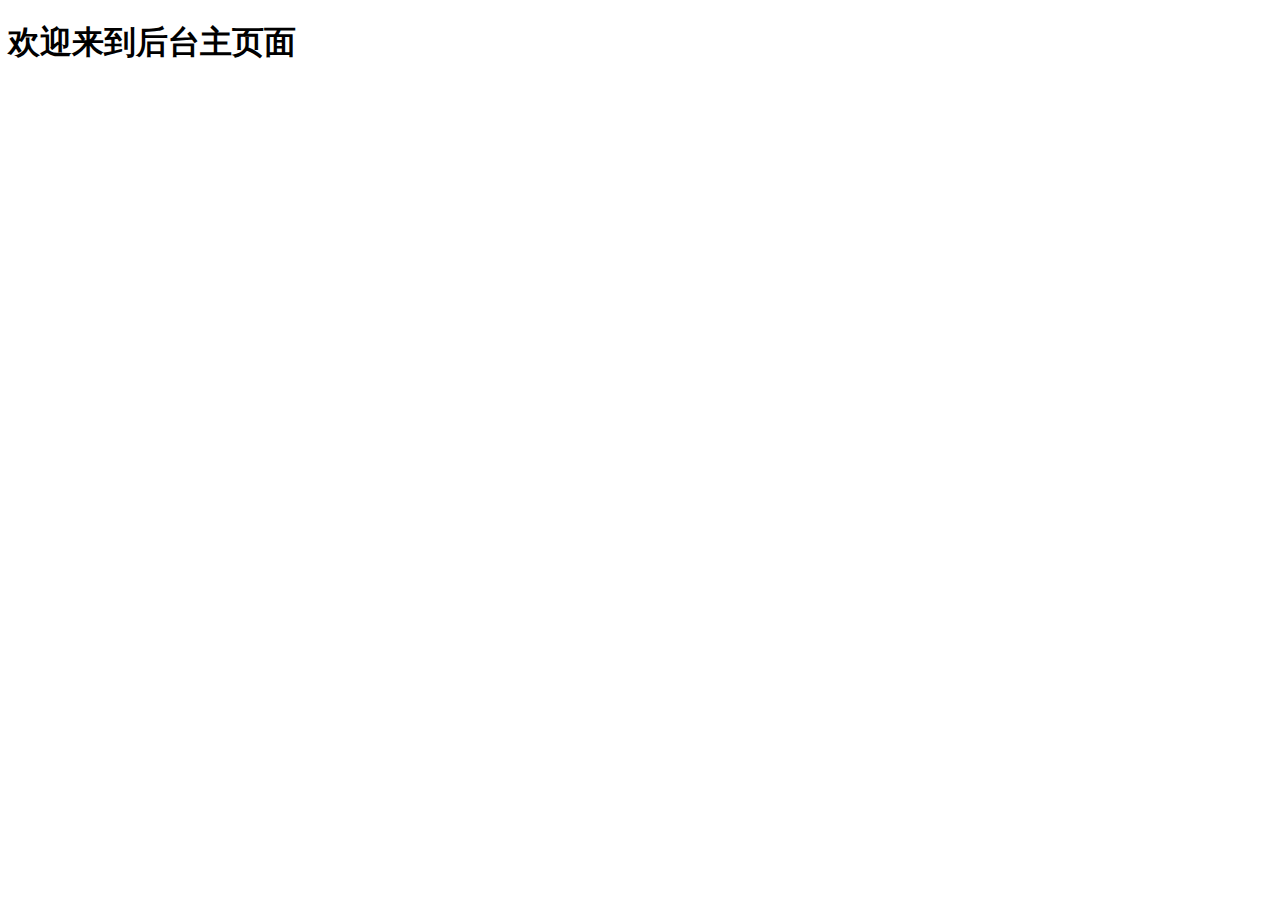
<file: index.html>
<!DOCTYPE html>
<html lang="en">

<head>
    <meta charset="UTF-8">
    <meta name="viewport" content="width=device-width, initial-scale=1.0">
    <title>大事件-后台首页</title>
</head>

<body>
    <h1>欢迎来到后台主页面</h1>
</body>

</html>
</file>
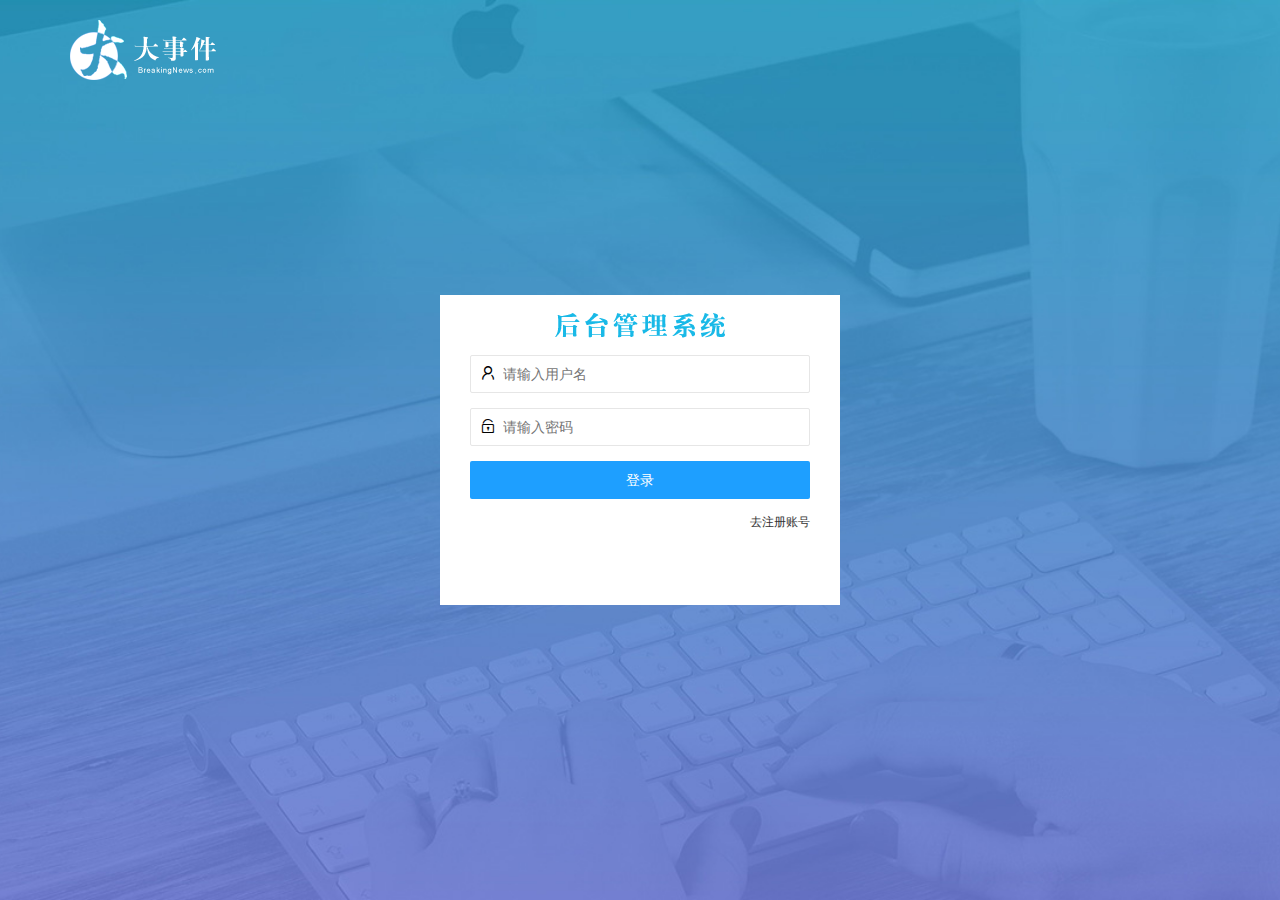
<file: login.html>
<!DOCTYPE html>
<html lang="en">

<head>
    <meta charset="UTF-8">
    <meta name="viewport" content="width=device-width, initial-scale=1.0">
    <title>大事件-登录/注册页面</title>
    <!-- 引入layui样式 -->
    <link rel="stylesheet" href="/assets/lib/layui/css/layui.css">
    <!-- 引入自己的css样式 -->
    <link rel="stylesheet" href="/assets/css/login.css">
</head>

<body>
    <!-- 顶部Logo部分 -->
    <div class="layui-main">
        <img src="/assets/images/logo.png" alt="">
    </div>
    <!-- 登录注册区域 -->
    <div class="loginAndRegBox">
        <!-- 登录注册标题 -->
        <div class="title-box"></div>
        <!-- 登录的div -->
        <div class="login-box">
            <!-- 登录的表单 -->
            <form class="layui-form" id="form_login">
                <!-- 用户名 -->
                <div class="layui-form-item">
                    <i class="layui-icon layui-icon-username"></i>
                    <input type="text" name="username" required lay-verify="required" placeholder="请输入用户名"
                        autocomplete="off" class="layui-input">
                </div>
                <!-- 密码 -->
                <div class="layui-form-item">
                    <i class="layui-icon layui-icon-password"></i>
                    <input type="password" name="password" required lay-verify="required|pwd" placeholder="请输入密码"
                        autocomplete="off" class="layui-input">
                </div>
                <!-- 登录按钮 -->
                <div class="layui-form-item">
                    <!-- 注意：表单提交按钮和普通按钮的区别：就是lay-submit属性 -->
                    <button class="layui-btn layui-btn-fluid layui-btn-normal" lay-submit>登录</button>
                </div>
                <!-- 去注册账号 -->
                <div class="layui-form-item links">
                    <a href="javascript:;" id="link_reg">去注册账号</a>
                </div>
            </form>
        </div>
        <!-- 注册的div -->
        <div class="reg-box" style=" display: none;">
            <!-- 注册的表单 -->
            <form class="layui-form" id="form_reg">
                <!-- 用户名 -->
                <div class="layui-form-item">
                    <i class="layui-icon layui-icon-username"></i>
                    <input type="text" name="username" required lay-verify="required" placeholder="请输入用户名"
                        autocomplete="off" class="layui-input">
                </div>
                <!-- 密码 -->
                <div class="layui-form-item">
                    <i class="layui-icon layui-icon-password"></i>
                    <input type="password" name="password" required lay-verify="required|pwd" placeholder="请输入密码"
                        autocomplete="off" class="layui-input">
                </div>
                <!-- 密码确认框 -->
                <div class="layui-form-item">
                    <i class="layui-icon layui-icon-password"></i>
                    <input type="password" name="repassword" required lay-verify="required|pwd|repwd" placeholder="再次确认密码"
                        autocomplete="off" class="layui-input">
                </div>
                <!-- 注册按钮 -->
                <div class="layui-form-item">
                    <!-- 注意：表单提交按钮和普通按钮的区别：就是lay-submit属性 -->
                    <button class="layui-btn layui-btn-fluid layui-btn-normal" lay-submit>注册</button>
                </div>
                <!-- 去注册账号 -->
                <div class="layui-form-item links">
                    <a href="javascript:;" id="link_login">去登录</a>
                </div>
            </form>

        </div>
    </div>
    <!-- 引入layui的js文件 -->
    <script src="/assets/lib/layui/layui.all.js"></script>
    <!-- 引入jQuery文件 -->
    <script src="/assets/lib/jquery.js"></script>
    <!-- 引入自己封装的baseAPI.js文件 -->
    <script src="/assets/js/baseAPI.js"></script>
    <!-- 引入自己的js样式 -->
    <script src="/assets/js/login.js"></script>
</body>

</html>
</file>
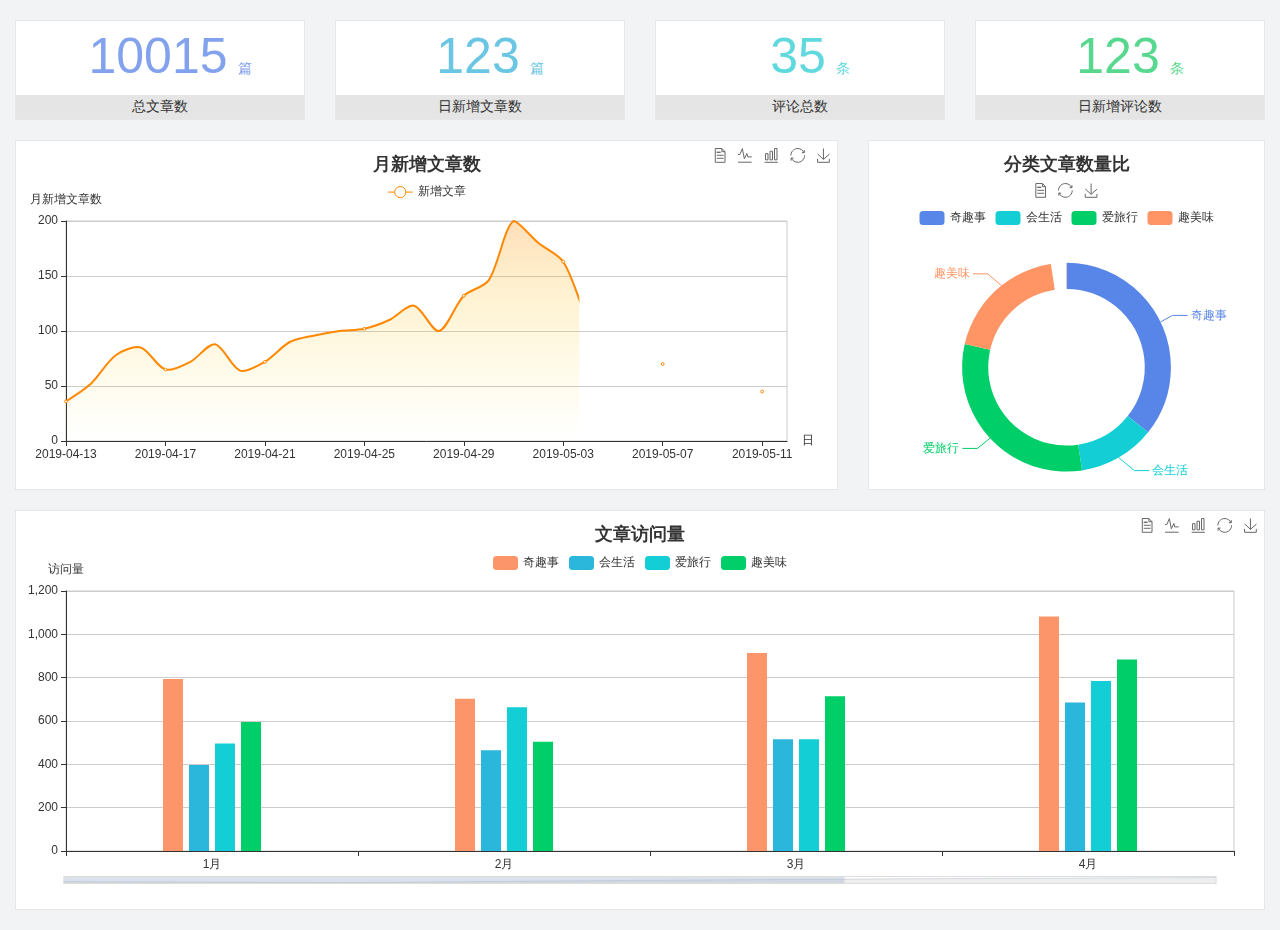
<file: home/dashboard.html>
<!DOCTYPE html>
<html lang="en">

<head>
  <meta charset="UTF-8">
  <meta name="viewport" content="width=device-width, initial-scale=1.0">
  <meta http-equiv="X-UA-Compatible" content="ie=edge">
  <title>图表统计</title>
  <link rel="stylesheet" href="../assets/lib/bootstrap.css" />
  <link rel="stylesheet" href="../assets/lib/main.css" />
  <script src="../assets/lib/jquery.js"></script>
  <script type="text/javascript" src="../assets/lib/echarts.min.js"></script>
</head>

<body>
  <div class="container-fluid">
    <div class="row spannel_list">
      <div class="col-sm-3 col-xs-6">
        <div class="spannel">
          <em>10015</em><span>篇</span>
          <b>总文章数</b>
        </div>
      </div>
      <div class="col-sm-3 col-xs-6">
        <div class="spannel scolor01">
          <em>123</em><span>篇</span>
          <b>日新增文章数</b>
        </div>
      </div>
      <div class="col-sm-3 col-xs-6">
        <div class="spannel scolor02">
          <em>35</em><span>条</span>
          <b>评论总数</b>
        </div>
      </div>
      <div class="col-sm-3 col-xs-6">
        <div class="spannel scolor03">
          <em>123</em><span>条</span>
          <b>日新增评论数</b>
        </div>
      </div>
    </div>
  </div>

  <div class="container-fluid">
    <div class="row curve-pie">
      <div class="col-lg-8 col-md-8">
        <div class="gragh_pannel" id="curve_show"></div>
      </div>
      <div class="col-lg-4 col-md-4">
        <div class="gragh_pannel" id="pie_show"></div>
      </div>
    </div>
  </div>

  <div class="container-fluid">
    <div class="column_pannel" id="column_show"></div>
  </div>

  <script>
    var oChart = echarts.init(document.getElementById('curve_show'));
    var aList_all = [
      { 'count': 36, 'date': '2019-04-13' },
      { 'count': 52, 'date': '2019-04-14' },
      { 'count': 78, 'date': '2019-04-15' },
      { 'count': 85, 'date': '2019-04-16' },
      { 'count': 65, 'date': '2019-04-17' },
      { 'count': 72, 'date': '2019-04-18' },
      { 'count': 88, 'date': '2019-04-19' },
      { 'count': 64, 'date': '2019-04-20' },
      { 'count': 72, 'date': '2019-04-21' },
      { 'count': 90, 'date': '2019-04-22' },
      { 'count': 96, 'date': '2019-04-23' },
      { 'count': 100, 'date': '2019-04-24' },
      { 'count': 102, 'date': '2019-04-25' },
      { 'count': 110, 'date': '2019-04-26' },
      { 'count': 123, 'date': '2019-04-27' },
      { 'count': 100, 'date': '2019-04-28' },
      { 'count': 132, 'date': '2019-04-29' },
      { 'count': 146, 'date': '2019-04-30' },
      { 'count': 200, 'date': '2019-05-01' },
      { 'count': 180, 'date': '2019-05-02' },
      { 'count': 163, 'date': '2019-05-03' },
      { 'count': 110, 'date': '2019-05-04' },
      { 'count': 80, 'date': '2019-05-05' },
      { 'count': 82, 'date': '2019-05-06' },
      { 'count': 70, 'date': '2019-05-07' },
      { 'count': 65, 'date': '2019-05-08' },
      { 'count': 54, 'date': '2019-05-09' },
      { 'count': 40, 'date': '2019-05-10' },
      { 'count': 45, 'date': '2019-05-11' },
      { 'count': 38, 'date': '2019-05-12' },
    ];

    let aCount = [];
    let aDate = [];

    for (var i = 0; i < aList_all.length; i++) {
      aCount.push(aList_all[i].count);
      aDate.push(aList_all[i].date);
    }

    var chartopt = {
      title: {
        text: '月新增文章数',
        left: 'center',
        top: '10'
      },
      tooltip: {
        trigger: 'axis'
      },
      legend: {
        data: ['新增文章'],
        top: '40'
      },
      toolbox: {
        show: true,
        feature: {
          mark: { show: true },
          dataView: { show: true, readOnly: false },
          magicType: { show: true, type: ['line', 'bar'] },
          restore: { show: true },
          saveAsImage: { show: true }
        }
      },
      calculable: true,
      xAxis: [
        {
          name: '日',
          type: 'category',
          boundaryGap: false,
          data: aDate
        }
      ],
      yAxis: [
        {
          name: '月新增文章数',
          type: 'value'
        }
      ],
      series: [
        {
          name: '新增文章',
          type: 'line',
          smooth: true,
          itemStyle: { normal: { areaStyle: { type: 'default' }, color: '#f80' }, lineStyle: { color: '#f80' } },
          data: aCount
        }],
      areaStyle: {
        normal: {
          color: new echarts.graphic.LinearGradient(0, 0, 0, 1, [{
            offset: 0,
            color: 'rgba(255,136,0,0.39)'
          }, {
            offset: .34,
            color: 'rgba(255,180,0,0.25)'
          }, {
            offset: 1,
            color: 'rgba(255,222,0,0.00)'
          }])

        }
      },
      grid: {
        show: true,
        x: 50,
        x2: 50,
        y: 80,
        height: 220
      }
    };

    oChart.setOption(chartopt);


    var oPie = echarts.init(document.getElementById('pie_show'));
    var oPieopt =
    {
      title: {
        top: 10,
        text: '分类文章数量比',
        x: 'center'
      },
      tooltip: {
        trigger: 'item',
        formatter: "{a} <br/>{b} : {c} ({d}%)"
      },
      color: ['#5885e8', '#13cfd5', '#00ce68', '#ff9565'],
      legend: {
        x: 'center',
        top: 65,
        data: ['奇趣事', '会生活', '爱旅行', '趣美味']
      },
      toolbox: {
        show: true,
        x: 'center',
        top: 35,
        feature: {
          mark: { show: true },
          dataView: { show: true, readOnly: false },
          magicType: {
            show: true,
            type: ['pie', 'funnel'],
            option: {
              funnel: {
                x: '25%',
                width: '50%',
                funnelAlign: 'left',
                max: 1548
              }
            }
          },
          restore: { show: true },
          saveAsImage: { show: true }
        }
      },
      calculable: true,
      series: [
        {
          name: '访问来源',
          type: 'pie',
          radius: ['45%', '60%'],
          center: ['50%', '65%'],
          data: [
            { value: 300, name: '奇趣事' },
            { value: 100, name: '会生活' },
            { value: 260, name: '爱旅行' },
            { value: 180, name: '趣美味' }
          ]
        }
      ]
    };
    oPie.setOption(oPieopt);



    var oColumn = this.echarts.init(document.getElementById('column_show'));
    var oColumnopt =
    {
      title: {
        text: '文章访问量',
        left: 'center',
        top: '10'
      },
      tooltip: {
        trigger: 'axis'
      },
      legend: {
        data: ['奇趣事', '会生活', '爱旅行', '趣美味'],
        top: '40'
      },
      toolbox: {
        show: true,
        feature: {
          mark: { show: true },
          dataView: { show: true, readOnly: false },
          magicType: { show: true, type: ['line', 'bar'] },
          restore: { show: true },
          saveAsImage: { show: true }
        }
      },
      calculable: true,
      xAxis: [
        {
          type: 'category',
          data: ['1月', '2月', '3月', '4月', '5月']
        }
      ],
      yAxis: [
        {
          name: '访问量',
          type: 'value'
        }
      ],
      series: [
        {
          name: '奇趣事',
          type: 'bar',
          barWidth: 20,
          itemStyle: {
            normal: { areaStyle: { type: 'default' }, color: '#fd956a' }
          },
          data: [800, 708, 920, 1090, 1200]
        },
        {
          name: '会生活',
          type: 'bar',
          barWidth: 20,
          itemStyle: {
            normal: { areaStyle: { type: 'default' }, color: '#2bb6db' }
          },
          data: [400, 468, 520, 690, 800]
        },
        {
          name: '爱旅行',
          type: 'bar',
          barWidth: 20,
          itemStyle: {
            normal: { areaStyle: { type: 'default' }, color: '#13cfd5' }
          },
          data: [500, 668, 520, 790, 900]
        },
        {
          name: '趣美味',
          type: 'bar',
          barWidth: 20,
          itemStyle: {
            normal: { areaStyle: { type: 'default' }, color: '#00ce68' }
          },
          data: [600, 508, 720, 890, 1000]
        }
      ],
      grid: {
        show: true,
        x: 50,
        x2: 30,
        y: 80,
        height: 260
      },
      dataZoom: [//给x轴设置滚动条
        {
          start: 0,//默认为0
          end: 100 - 1000 / 31,//默认为100
          type: 'slider',
          show: true,
          xAxisIndex: [0],
          handleSize: 0,//滑动条的 左右2个滑动条的大小
          height: 8,//组件高度
          left: 45, //左边的距离
          right: 50,//右边的距离
          bottom: 26,//右边的距离
          handleColor: '#ddd',//h滑动图标的颜色
          handleStyle: {
            borderColor: "#cacaca",
            borderWidth: "1",
            shadowBlur: 2,
            background: "#ddd",
            shadowColor: "#ddd",
          }
        }]
    };
    oColumn.setOption(oColumnopt);
  </script>
</body>

</html>
</file>
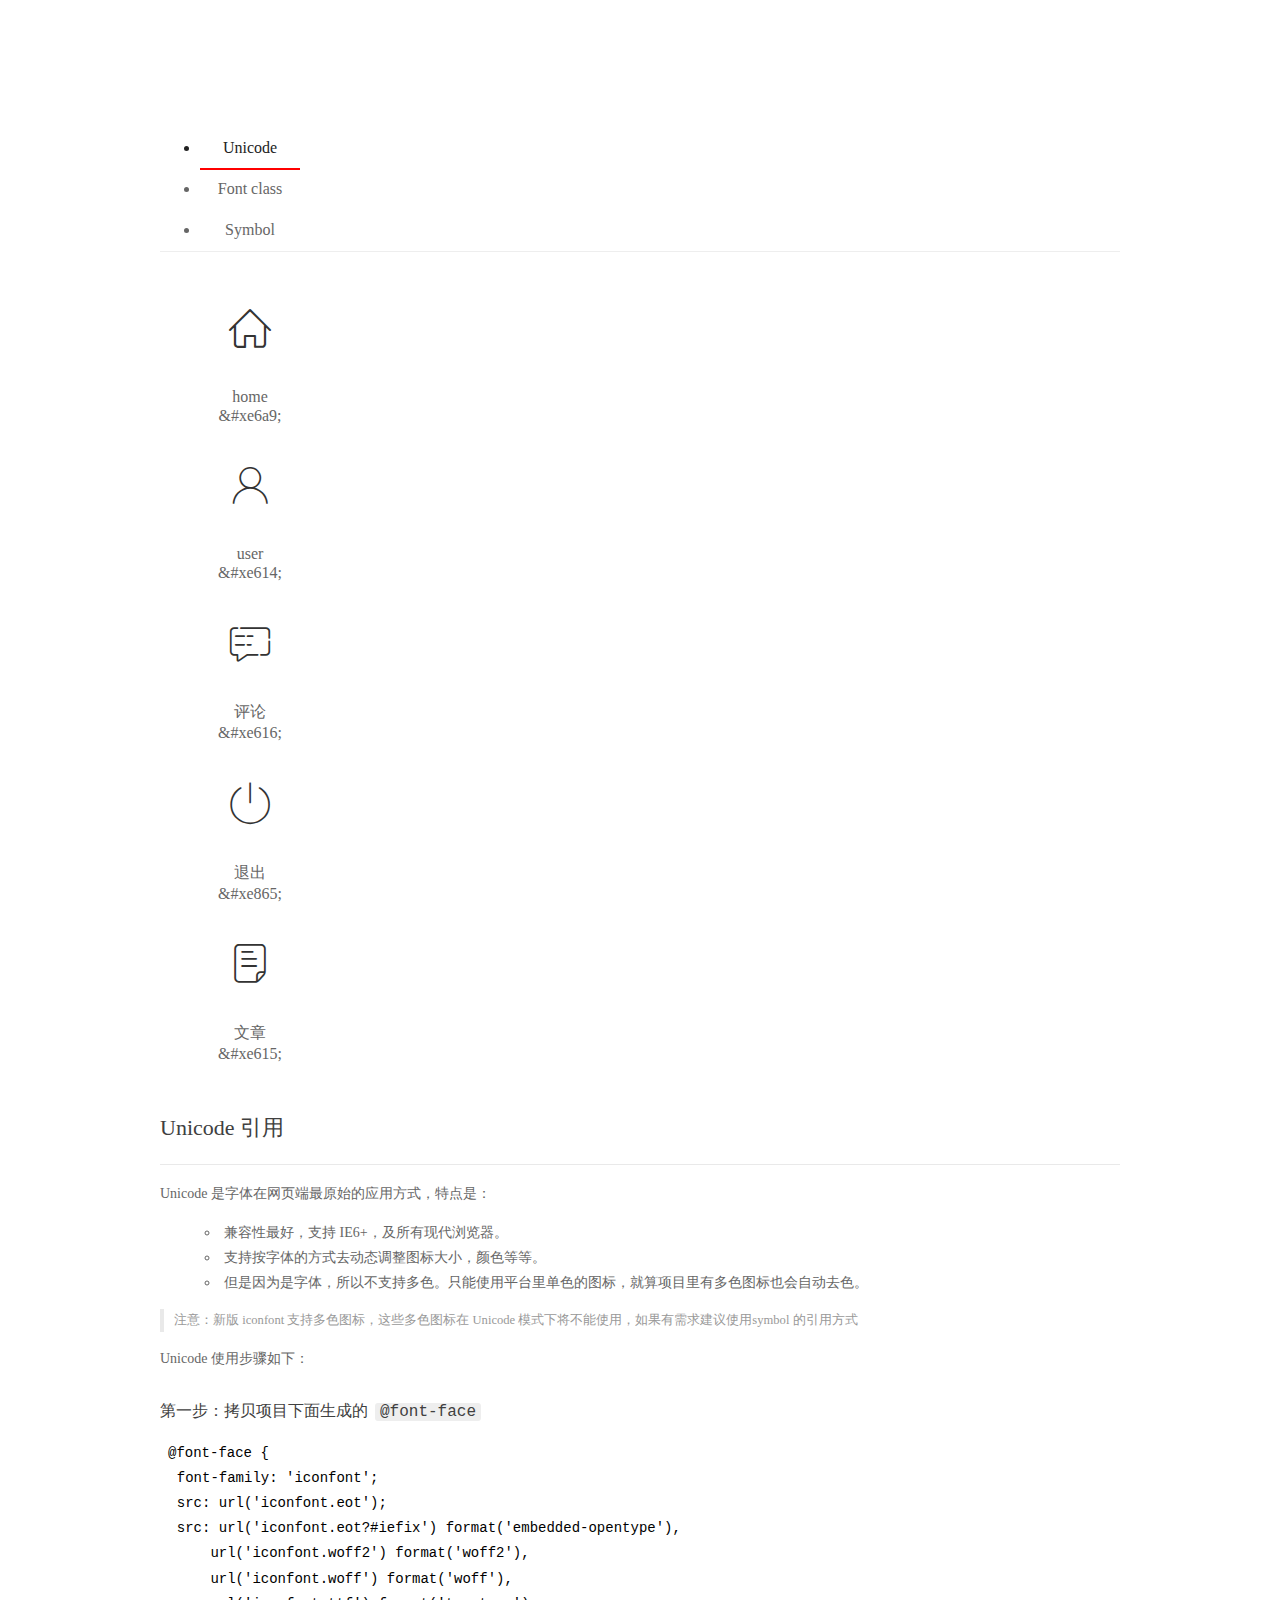
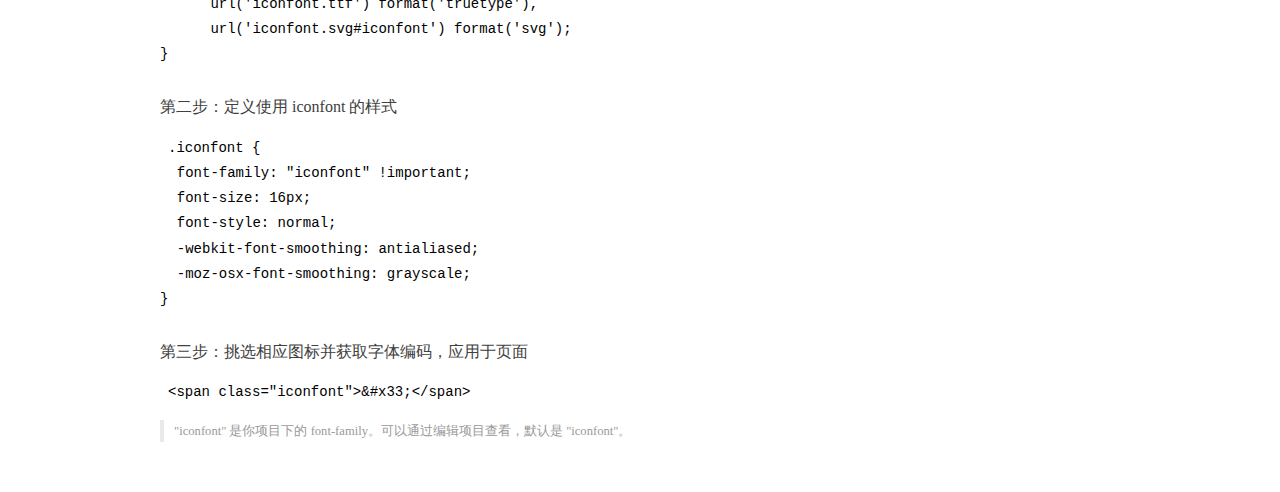
<file: assets/fonts/demo_index.html>
<!DOCTYPE html>
<html>
<head>
  <meta charset="utf-8"/>
  <title>IconFont Demo</title>
  <link rel="shortcut icon" href="https://gtms04.alicdn.com/tps/i4/TB1_oz6GVXXXXaFXpXXJDFnIXXX-64-64.ico" type="image/x-icon"/>
  <link rel="stylesheet" href="https://g.alicdn.com/thx/cube/1.3.2/cube.min.css">
  <link rel="stylesheet" href="demo.css">
  <link rel="stylesheet" href="iconfont.css">
  <script src="iconfont.js"></script>
  <!-- jQuery -->
  <script src="https://a1.alicdn.com/oss/uploads/2018/12/26/7bfddb60-08e8-11e9-9b04-53e73bb6408b.js"></script>
  <!-- 代码高亮 -->
  <script src="https://a1.alicdn.com/oss/uploads/2018/12/26/a3f714d0-08e6-11e9-8a15-ebf944d7534c.js"></script>
</head>
<body>
  <div class="main">
    <h1 class="logo"><a href="https://www.iconfont.cn/" title="iconfont 首页" target="_blank">&#xe86b;</a></h1>
    <div class="nav-tabs">
      <ul id="tabs" class="dib-box">
        <li class="dib active"><span>Unicode</span></li>
        <li class="dib"><span>Font class</span></li>
        <li class="dib"><span>Symbol</span></li>
      </ul>
      
    </div>
    <div class="tab-container">
      <div class="content unicode" style="display: block;">
          <ul class="icon_lists dib-box">
          
            <li class="dib">
              <span class="icon iconfont">&#xe6a9;</span>
                <div class="name">home</div>
                <div class="code-name">&amp;#xe6a9;</div>
              </li>
          
            <li class="dib">
              <span class="icon iconfont">&#xe614;</span>
                <div class="name">user</div>
                <div class="code-name">&amp;#xe614;</div>
              </li>
          
            <li class="dib">
              <span class="icon iconfont">&#xe616;</span>
                <div class="name">评论</div>
                <div class="code-name">&amp;#xe616;</div>
              </li>
          
            <li class="dib">
              <span class="icon iconfont">&#xe865;</span>
                <div class="name">退出</div>
                <div class="code-name">&amp;#xe865;</div>
              </li>
          
            <li class="dib">
              <span class="icon iconfont">&#xe615;</span>
                <div class="name">文章</div>
                <div class="code-name">&amp;#xe615;</div>
              </li>
          
          </ul>
          <div class="article markdown">
          <h2 id="unicode-">Unicode 引用</h2>
          <hr>

          <p>Unicode 是字体在网页端最原始的应用方式，特点是：</p>
          <ul>
            <li>兼容性最好，支持 IE6+，及所有现代浏览器。</li>
            <li>支持按字体的方式去动态调整图标大小，颜色等等。</li>
            <li>但是因为是字体，所以不支持多色。只能使用平台里单色的图标，就算项目里有多色图标也会自动去色。</li>
          </ul>
          <blockquote>
            <p>注意：新版 iconfont 支持多色图标，这些多色图标在 Unicode 模式下将不能使用，如果有需求建议使用symbol 的引用方式</p>
          </blockquote>
          <p>Unicode 使用步骤如下：</p>
          <h3 id="-font-face">第一步：拷贝项目下面生成的 <code>@font-face</code></h3>
<pre><code class="language-css"
>@font-face {
  font-family: 'iconfont';
  src: url('iconfont.eot');
  src: url('iconfont.eot?#iefix') format('embedded-opentype'),
      url('iconfont.woff2') format('woff2'),
      url('iconfont.woff') format('woff'),
      url('iconfont.ttf') format('truetype'),
      url('iconfont.svg#iconfont') format('svg');
}
</code></pre>
          <h3 id="-iconfont-">第二步：定义使用 iconfont 的样式</h3>
<pre><code class="language-css"
>.iconfont {
  font-family: "iconfont" !important;
  font-size: 16px;
  font-style: normal;
  -webkit-font-smoothing: antialiased;
  -moz-osx-font-smoothing: grayscale;
}
</code></pre>
          <h3 id="-">第三步：挑选相应图标并获取字体编码，应用于页面</h3>
<pre>
<code class="language-html"
>&lt;span class="iconfont"&gt;&amp;#x33;&lt;/span&gt;
</code></pre>
          <blockquote>
            <p>"iconfont" 是你项目下的 font-family。可以通过编辑项目查看，默认是 "iconfont"。</p>
          </blockquote>
          </div>
      </div>
      <div class="content font-class">
        <ul class="icon_lists dib-box">
          
          <li class="dib">
            <span class="icon iconfont icon-home"></span>
            <div class="name">
              home
            </div>
            <div class="code-name">.icon-home
            </div>
          </li>
          
          <li class="dib">
            <span class="icon iconfont icon-user"></span>
            <div class="name">
              user
            </div>
            <div class="code-name">.icon-user
            </div>
          </li>
          
          <li class="dib">
            <span class="icon iconfont icon-pinglun"></span>
            <div class="name">
              评论
            </div>
            <div class="code-name">.icon-pinglun
            </div>
          </li>
          
          <li class="dib">
            <span class="icon iconfont icon-tuichu"></span>
            <div class="name">
              退出
            </div>
            <div class="code-name">.icon-tuichu
            </div>
          </li>
          
          <li class="dib">
            <span class="icon iconfont icon-16"></span>
            <div class="name">
              文章
            </div>
            <div class="code-name">.icon-16
            </div>
          </li>
          
        </ul>
        <div class="article markdown">
        <h2 id="font-class-">font-class 引用</h2>
        <hr>

        <p>font-class 是 Unicode 使用方式的一种变种，主要是解决 Unicode 书写不直观，语意不明确的问题。</p>
        <p>与 Unicode 使用方式相比，具有如下特点：</p>
        <ul>
          <li>兼容性良好，支持 IE8+，及所有现代浏览器。</li>
          <li>相比于 Unicode 语意明确，书写更直观。可以很容易分辨这个 icon 是什么。</li>
          <li>因为使用 class 来定义图标，所以当要替换图标时，只需要修改 class 里面的 Unicode 引用。</li>
          <li>不过因为本质上还是使用的字体，所以多色图标还是不支持的。</li>
        </ul>
        <p>使用步骤如下：</p>
        <h3 id="-fontclass-">第一步：引入项目下面生成的 fontclass 代码：</h3>
<pre><code class="language-html">&lt;link rel="stylesheet" href="./iconfont.css"&gt;
</code></pre>
        <h3 id="-">第二步：挑选相应图标并获取类名，应用于页面：</h3>
<pre><code class="language-html">&lt;span class="iconfont icon-xxx"&gt;&lt;/span&gt;
</code></pre>
        <blockquote>
          <p>"
            iconfont" 是你项目下的 font-family。可以通过编辑项目查看，默认是 "iconfont"。</p>
        </blockquote>
      </div>
      </div>
      <div class="content symbol">
          <ul class="icon_lists dib-box">
          
            <li class="dib">
                <svg class="icon svg-icon" aria-hidden="true">
                  <use xlink:href="#icon-home"></use>
                </svg>
                <div class="name">home</div>
                <div class="code-name">#icon-home</div>
            </li>
          
            <li class="dib">
                <svg class="icon svg-icon" aria-hidden="true">
                  <use xlink:href="#icon-user"></use>
                </svg>
                <div class="name">user</div>
                <div class="code-name">#icon-user</div>
            </li>
          
            <li class="dib">
                <svg class="icon svg-icon" aria-hidden="true">
                  <use xlink:href="#icon-pinglun"></use>
                </svg>
                <div class="name">评论</div>
                <div class="code-name">#icon-pinglun</div>
            </li>
          
            <li class="dib">
                <svg class="icon svg-icon" aria-hidden="true">
                  <use xlink:href="#icon-tuichu"></use>
                </svg>
                <div class="name">退出</div>
                <div class="code-name">#icon-tuichu</div>
            </li>
          
            <li class="dib">
                <svg class="icon svg-icon" aria-hidden="true">
                  <use xlink:href="#icon-16"></use>
                </svg>
                <div class="name">文章</div>
                <div class="code-name">#icon-16</div>
            </li>
          
          </ul>
          <div class="article markdown">
          <h2 id="symbol-">Symbol 引用</h2>
          <hr>

          <p>这是一种全新的使用方式，应该说这才是未来的主流，也是平台目前推荐的用法。相关介绍可以参考这篇<a href="">文章</a>
            这种用法其实是做了一个 SVG 的集合，与另外两种相比具有如下特点：</p>
          <ul>
            <li>支持多色图标了，不再受单色限制。</li>
            <li>通过一些技巧，支持像字体那样，通过 <code>font-size</code>, <code>color</code> 来调整样式。</li>
            <li>兼容性较差，支持 IE9+，及现代浏览器。</li>
            <li>浏览器渲染 SVG 的性能一般，还不如 png。</li>
          </ul>
          <p>使用步骤如下：</p>
          <h3 id="-symbol-">第一步：引入项目下面生成的 symbol 代码：</h3>
<pre><code class="language-html">&lt;script src="./iconfont.js"&gt;&lt;/script&gt;
</code></pre>
          <h3 id="-css-">第二步：加入通用 CSS 代码（引入一次就行）：</h3>
<pre><code class="language-html">&lt;style&gt;
.icon {
  width: 1em;
  height: 1em;
  vertical-align: -0.15em;
  fill: currentColor;
  overflow: hidden;
}
&lt;/style&gt;
</code></pre>
          <h3 id="-">第三步：挑选相应图标并获取类名，应用于页面：</h3>
<pre><code class="language-html">&lt;svg class="icon" aria-hidden="true"&gt;
  &lt;use xlink:href="#icon-xxx"&gt;&lt;/use&gt;
&lt;/svg&gt;
</code></pre>
          </div>
      </div>

    </div>
  </div>
  <script>
  $(document).ready(function () {
      $('.tab-container .content:first').show()

      $('#tabs li').click(function (e) {
        var tabContent = $('.tab-container .content')
        var index = $(this).index()

        if ($(this).hasClass('active')) {
          return
        } else {
          $('#tabs li').removeClass('active')
          $(this).addClass('active')

          tabContent.hide().eq(index).fadeIn()
        }
      })
    })
  </script>
</body>
</html>
</file>
<file: assets/lib/layui/css/layui.css>
/** layui-v2.5.5 MIT License By https://www.layui.com */
 .layui-inline,img{display:inline-block;vertical-align:middle}h1,h2,h3,h4,h5,h6{font-weight:400}.layui-edge,.layui-header,.layui-inline,.layui-main{position:relative}.layui-body,.layui-edge,.layui-elip{overflow:hidden}.layui-btn,.layui-edge,.layui-inline,img{vertical-align:middle}.layui-btn,.layui-disabled,.layui-icon,.layui-unselect{-moz-user-select:none;-webkit-user-select:none;-ms-user-select:none}.layui-elip,.layui-form-checkbox span,.layui-form-pane .layui-form-label{text-overflow:ellipsis;white-space:nowrap}.layui-breadcrumb,.layui-tree-btnGroup{visibility:hidden}blockquote,body,button,dd,div,dl,dt,form,h1,h2,h3,h4,h5,h6,input,li,ol,p,pre,td,textarea,th,ul{margin:0;padding:0;-webkit-tap-highlight-color:rgba(0,0,0,0)}a:active,a:hover{outline:0}img{border:none}li{list-style:none}table{border-collapse:collapse;border-spacing:0}h4,h5,h6{font-size:100%}button,input,optgroup,option,select,textarea{font-family:inherit;font-size:inherit;font-style:inherit;font-weight:inherit;outline:0}pre{white-space:pre-wrap;white-space:-moz-pre-wrap;white-space:-pre-wrap;white-space:-o-pre-wrap;word-wrap:break-word}body{line-height:24px;font:14px Helvetica Neue,Helvetica,PingFang SC,Tahoma,Arial,sans-serif}hr{height:1px;margin:10px 0;border:0;clear:both}a{color:#333;text-decoration:none}a:hover{color:#777}a cite{font-style:normal;*cursor:pointer}.layui-border-box,.layui-border-box *{box-sizing:border-box}.layui-box,.layui-box *{box-sizing:content-box}.layui-clear{clear:both;*zoom:1}.layui-clear:after{content:'\20';clear:both;*zoom:1;display:block;height:0}.layui-inline{*display:inline;*zoom:1}.layui-edge{display:inline-block;width:0;height:0;border-width:6px;border-style:dashed;border-color:transparent}.layui-edge-top{top:-4px;border-bottom-color:#999;border-bottom-style:solid}.layui-edge-right{border-left-color:#999;border-left-style:solid}.layui-edge-bottom{top:2px;border-top-color:#999;border-top-style:solid}.layui-edge-left{border-right-color:#999;border-right-style:solid}.layui-disabled,.layui-disabled:hover{color:#d2d2d2!important;cursor:not-allowed!important}.layui-circle{border-radius:100%}.layui-show{display:block!important}.layui-hide{display:none!important}@font-face{font-family:layui-icon;src:url(../font/iconfont.eot?v=250);src:url(../font/iconfont.eot?v=250#iefix) format('embedded-opentype'),url(../font/iconfont.woff2?v=250) format('woff2'),url(../font/iconfont.woff?v=250) format('woff'),url(../font/iconfont.ttf?v=250) format('truetype'),url(../font/iconfont.svg?v=250#layui-icon) format('svg')}.layui-icon{font-family:layui-icon!important;font-size:16px;font-style:normal;-webkit-font-smoothing:antialiased;-moz-osx-font-smoothing:grayscale}.layui-icon-reply-fill:before{content:"\e611"}.layui-icon-set-fill:before{content:"\e614"}.layui-icon-menu-fill:before{content:"\e60f"}.layui-icon-search:before{content:"\e615"}.layui-icon-share:before{content:"\e641"}.layui-icon-set-sm:before{content:"\e620"}.layui-icon-engine:before{content:"\e628"}.layui-icon-close:before{content:"\1006"}.layui-icon-close-fill:before{content:"\1007"}.layui-icon-chart-screen:before{content:"\e629"}.layui-icon-star:before{content:"\e600"}.layui-icon-circle-dot:before{content:"\e617"}.layui-icon-chat:before{content:"\e606"}.layui-icon-release:before{content:"\e609"}.layui-icon-list:before{content:"\e60a"}.layui-icon-chart:before{content:"\e62c"}.layui-icon-ok-circle:before{content:"\1005"}.layui-icon-layim-theme:before{content:"\e61b"}.layui-icon-table:before{content:"\e62d"}.layui-icon-right:before{content:"\e602"}.layui-icon-left:before{content:"\e603"}.layui-icon-cart-simple:before{content:"\e698"}.layui-icon-face-cry:before{content:"\e69c"}.layui-icon-face-smile:before{content:"\e6af"}.layui-icon-survey:before{content:"\e6b2"}.layui-icon-tree:before{content:"\e62e"}.layui-icon-upload-circle:before{content:"\e62f"}.layui-icon-add-circle:before{content:"\e61f"}.layui-icon-download-circle:before{content:"\e601"}.layui-icon-templeate-1:before{content:"\e630"}.layui-icon-util:before{content:"\e631"}.layui-icon-face-surprised:before{content:"\e664"}.layui-icon-edit:before{content:"\e642"}.layui-icon-speaker:before{content:"\e645"}.layui-icon-down:before{content:"\e61a"}.layui-icon-file:before{content:"\e621"}.layui-icon-layouts:before{content:"\e632"}.layui-icon-rate-half:before{content:"\e6c9"}.layui-icon-add-circle-fine:before{content:"\e608"}.layui-icon-prev-circle:before{content:"\e633"}.layui-icon-read:before{content:"\e705"}.layui-icon-404:before{content:"\e61c"}.layui-icon-carousel:before{content:"\e634"}.layui-icon-help:before{content:"\e607"}.layui-icon-code-circle:before{content:"\e635"}.layui-icon-water:before{content:"\e636"}.layui-icon-username:before{content:"\e66f"}.layui-icon-find-fill:before{content:"\e670"}.layui-icon-about:before{content:"\e60b"}.layui-icon-location:before{content:"\e715"}.layui-icon-up:before{content:"\e619"}.layui-icon-pause:before{content:"\e651"}.layui-icon-date:before{content:"\e637"}.layui-icon-layim-uploadfile:before{content:"\e61d"}.layui-icon-delete:before{content:"\e640"}.layui-icon-play:before{content:"\e652"}.layui-icon-top:before{content:"\e604"}.layui-icon-friends:before{content:"\e612"}.layui-icon-refresh-3:before{content:"\e9aa"}.layui-icon-ok:before{content:"\e605"}.layui-icon-layer:before{content:"\e638"}.layui-icon-face-smile-fine:before{content:"\e60c"}.layui-icon-dollar:before{content:"\e659"}.layui-icon-group:before{content:"\e613"}.layui-icon-layim-download:before{content:"\e61e"}.layui-icon-picture-fine:before{content:"\e60d"}.layui-icon-link:before{content:"\e64c"}.layui-icon-diamond:before{content:"\e735"}.layui-icon-log:before{content:"\e60e"}.layui-icon-rate-solid:before{content:"\e67a"}.layui-icon-fonts-del:before{content:"\e64f"}.layui-icon-unlink:before{content:"\e64d"}.layui-icon-fonts-clear:before{content:"\e639"}.layui-icon-triangle-r:before{content:"\e623"}.layui-icon-circle:before{content:"\e63f"}.layui-icon-radio:before{content:"\e643"}.layui-icon-align-center:before{content:"\e647"}.layui-icon-align-right:before{content:"\e648"}.layui-icon-align-left:before{content:"\e649"}.layui-icon-loading-1:before{content:"\e63e"}.layui-icon-return:before{content:"\e65c"}.layui-icon-fonts-strong:before{content:"\e62b"}.layui-icon-upload:before{content:"\e67c"}.layui-icon-dialogue:before{content:"\e63a"}.layui-icon-video:before{content:"\e6ed"}.layui-icon-headset:before{content:"\e6fc"}.layui-icon-cellphone-fine:before{content:"\e63b"}.layui-icon-add-1:before{content:"\e654"}.layui-icon-face-smile-b:before{content:"\e650"}.layui-icon-fonts-html:before{content:"\e64b"}.layui-icon-form:before{content:"\e63c"}.layui-icon-cart:before{content:"\e657"}.layui-icon-camera-fill:before{content:"\e65d"}.layui-icon-tabs:before{content:"\e62a"}.layui-icon-fonts-code:before{content:"\e64e"}.layui-icon-fire:before{content:"\e756"}.layui-icon-set:before{content:"\e716"}.layui-icon-fonts-u:before{content:"\e646"}.layui-icon-triangle-d:before{content:"\e625"}.layui-icon-tips:before{content:"\e702"}.layui-icon-picture:before{content:"\e64a"}.layui-icon-more-vertical:before{content:"\e671"}.layui-icon-flag:before{content:"\e66c"}.layui-icon-loading:before{content:"\e63d"}.layui-icon-fonts-i:before{content:"\e644"}.layui-icon-refresh-1:before{content:"\e666"}.layui-icon-rmb:before{content:"\e65e"}.layui-icon-home:before{content:"\e68e"}.layui-icon-user:before{content:"\e770"}.layui-icon-notice:before{content:"\e667"}.layui-icon-login-weibo:before{content:"\e675"}.layui-icon-voice:before{content:"\e688"}.layui-icon-upload-drag:before{content:"\e681"}.layui-icon-login-qq:before{content:"\e676"}.layui-icon-snowflake:before{content:"\e6b1"}.layui-icon-file-b:before{content:"\e655"}.layui-icon-template:before{content:"\e663"}.layui-icon-auz:before{content:"\e672"}.layui-icon-console:before{content:"\e665"}.layui-icon-app:before{content:"\e653"}.layui-icon-prev:before{content:"\e65a"}.layui-icon-website:before{content:"\e7ae"}.layui-icon-next:before{content:"\e65b"}.layui-icon-component:before{content:"\e857"}.layui-icon-more:before{content:"\e65f"}.layui-icon-login-wechat:before{content:"\e677"}.layui-icon-shrink-right:before{content:"\e668"}.layui-icon-spread-left:before{content:"\e66b"}.layui-icon-camera:before{content:"\e660"}.layui-icon-note:before{content:"\e66e"}.layui-icon-refresh:before{content:"\e669"}.layui-icon-female:before{content:"\e661"}.layui-icon-male:before{content:"\e662"}.layui-icon-password:before{content:"\e673"}.layui-icon-senior:before{content:"\e674"}.layui-icon-theme:before{content:"\e66a"}.layui-icon-tread:before{content:"\e6c5"}.layui-icon-praise:before{content:"\e6c6"}.layui-icon-star-fill:before{content:"\e658"}.layui-icon-rate:before{content:"\e67b"}.layui-icon-template-1:before{content:"\e656"}.layui-icon-vercode:before{content:"\e679"}.layui-icon-cellphone:before{content:"\e678"}.layui-icon-screen-full:before{content:"\e622"}.layui-icon-screen-restore:before{content:"\e758"}.layui-icon-cols:before{content:"\e610"}.layui-icon-export:before{content:"\e67d"}.layui-icon-print:before{content:"\e66d"}.layui-icon-slider:before{content:"\e714"}.layui-icon-addition:before{content:"\e624"}.layui-icon-subtraction:before{content:"\e67e"}.layui-icon-service:before{content:"\e626"}.layui-icon-transfer:before{content:"\e691"}.layui-main{width:1140px;margin:0 auto}.layui-header{z-index:1000;height:60px}.layui-header a:hover{transition:all .5s;-webkit-transition:all .5s}.layui-side{position:fixed;left:0;top:0;bottom:0;z-index:999;width:200px;overflow-x:hidden}.layui-side-scroll{position:relative;width:220px;height:100%;overflow-x:hidden}.layui-body{position:absolute;left:200px;right:0;top:0;bottom:0;z-index:998;width:auto;overflow-y:auto;box-sizing:border-box}.layui-layout-body{overflow:hidden}.layui-layout-admin .layui-header{background-color:#23262E}.layui-layout-admin .layui-side{top:60px;width:200px;overflow-x:hidden}.layui-layout-admin .layui-body{position:fixed;top:60px;bottom:44px}.layui-layout-admin .layui-main{width:auto;margin:0 15px}.layui-layout-admin .layui-footer{position:fixed;left:200px;right:0;bottom:0;height:44px;line-height:44px;padding:0 15px;background-color:#eee}.layui-layout-admin .layui-logo{position:absolute;left:0;top:0;width:200px;height:100%;line-height:60px;text-align:center;color:#009688;font-size:16px}.layui-layout-admin .layui-header .layui-nav{background:0 0}.layui-layout-left{position:absolute!important;left:200px;top:0}.layui-layout-right{position:absolute!important;right:0;top:0}.layui-container{position:relative;margin:0 auto;padding:0 15px;box-sizing:border-box}.layui-fluid{position:relative;margin:0 auto;padding:0 15px}.layui-row:after,.layui-row:before{content:'';display:block;clear:both}.layui-col-lg1,.layui-col-lg10,.layui-col-lg11,.layui-col-lg12,.layui-col-lg2,.layui-col-lg3,.layui-col-lg4,.layui-col-lg5,.layui-col-lg6,.layui-col-lg7,.layui-col-lg8,.layui-col-lg9,.layui-col-md1,.layui-col-md10,.layui-col-md11,.layui-col-md12,.layui-col-md2,.layui-col-md3,.layui-col-md4,.layui-col-md5,.layui-col-md6,.layui-col-md7,.layui-col-md8,.layui-col-md9,.layui-col-sm1,.layui-col-sm10,.layui-col-sm11,.layui-col-sm12,.layui-col-sm2,.layui-col-sm3,.layui-col-sm4,.layui-col-sm5,.layui-col-sm6,.layui-col-sm7,.layui-col-sm8,.layui-col-sm9,.layui-col-xs1,.layui-col-xs10,.layui-col-xs11,.layui-col-xs12,.layui-col-xs2,.layui-col-xs3,.layui-col-xs4,.layui-col-xs5,.layui-col-xs6,.layui-col-xs7,.layui-col-xs8,.layui-col-xs9{position:relative;display:block;box-sizing:border-box}.layui-col-xs1,.layui-col-xs10,.layui-col-xs11,.layui-col-xs12,.layui-col-xs2,.layui-col-xs3,.layui-col-xs4,.layui-col-xs5,.layui-col-xs6,.layui-col-xs7,.layui-col-xs8,.layui-col-xs9{float:left}.layui-col-xs1{width:8.33333333%}.layui-col-xs2{width:16.66666667%}.layui-col-xs3{width:25%}.layui-col-xs4{width:33.33333333%}.layui-col-xs5{width:41.66666667%}.layui-col-xs6{width:50%}.layui-col-xs7{width:58.33333333%}.layui-col-xs8{width:66.66666667%}.layui-col-xs9{width:75%}.layui-col-xs10{width:83.33333333%}.layui-col-xs11{width:91.66666667%}.layui-col-xs12{width:100%}.layui-col-xs-offset1{margin-left:8.33333333%}.layui-col-xs-offset2{margin-left:16.66666667%}.layui-col-xs-offset3{margin-left:25%}.layui-col-xs-offset4{margin-left:33.33333333%}.layui-col-xs-offset5{margin-left:41.66666667%}.layui-col-xs-offset6{margin-left:50%}.layui-col-xs-offset7{margin-left:58.33333333%}.layui-col-xs-offset8{margin-left:66.66666667%}.layui-col-xs-offset9{margin-left:75%}.layui-col-xs-offset10{margin-left:83.33333333%}.layui-col-xs-offset11{margin-left:91.66666667%}.layui-col-xs-offset12{margin-left:100%}@media screen and (max-width:768px){.layui-hide-xs{display:none!important}.layui-show-xs-block{display:block!important}.layui-show-xs-inline{display:inline!important}.layui-show-xs-inline-block{display:inline-block!important}}@media screen and (min-width:768px){.layui-container{width:750px}.layui-hide-sm{display:none!important}.layui-show-sm-block{display:block!important}.layui-show-sm-inline{display:inline!important}.layui-show-sm-inline-block{display:inline-block!important}.layui-col-sm1,.layui-col-sm10,.layui-col-sm11,.layui-col-sm12,.layui-col-sm2,.layui-col-sm3,.layui-col-sm4,.layui-col-sm5,.layui-col-sm6,.layui-col-sm7,.layui-col-sm8,.layui-col-sm9{float:left}.layui-col-sm1{width:8.33333333%}.layui-col-sm2{width:16.66666667%}.layui-col-sm3{width:25%}.layui-col-sm4{width:33.33333333%}.layui-col-sm5{width:41.66666667%}.layui-col-sm6{width:50%}.layui-col-sm7{width:58.33333333%}.layui-col-sm8{width:66.66666667%}.layui-col-sm9{width:75%}.layui-col-sm10{width:83.33333333%}.layui-col-sm11{width:91.66666667%}.layui-col-sm12{width:100%}.layui-col-sm-offset1{margin-left:8.33333333%}.layui-col-sm-offset2{margin-left:16.66666667%}.layui-col-sm-offset3{margin-left:25%}.layui-col-sm-offset4{margin-left:33.33333333%}.layui-col-sm-offset5{margin-left:41.66666667%}.layui-col-sm-offset6{margin-left:50%}.layui-col-sm-offset7{margin-left:58.33333333%}.layui-col-sm-offset8{margin-left:66.66666667%}.layui-col-sm-offset9{margin-left:75%}.layui-col-sm-offset10{margin-left:83.33333333%}.layui-col-sm-offset11{margin-left:91.66666667%}.layui-col-sm-offset12{margin-left:100%}}@media screen and (min-width:992px){.layui-container{width:970px}.layui-hide-md{display:none!important}.layui-show-md-block{display:block!important}.layui-show-md-inline{display:inline!important}.layui-show-md-inline-block{display:inline-block!important}.layui-col-md1,.layui-col-md10,.layui-col-md11,.layui-col-md12,.layui-col-md2,.layui-col-md3,.layui-col-md4,.layui-col-md5,.layui-col-md6,.layui-col-md7,.layui-col-md8,.layui-col-md9{float:left}.layui-col-md1{width:8.33333333%}.layui-col-md2{width:16.66666667%}.layui-col-md3{width:25%}.layui-col-md4{width:33.33333333%}.layui-col-md5{width:41.66666667%}.layui-col-md6{width:50%}.layui-col-md7{width:58.33333333%}.layui-col-md8{width:66.66666667%}.layui-col-md9{width:75%}.layui-col-md10{width:83.33333333%}.layui-col-md11{width:91.66666667%}.layui-col-md12{width:100%}.layui-col-md-offset1{margin-left:8.33333333%}.layui-col-md-offset2{margin-left:16.66666667%}.layui-col-md-offset3{margin-left:25%}.layui-col-md-offset4{margin-left:33.33333333%}.layui-col-md-offset5{margin-left:41.66666667%}.layui-col-md-offset6{margin-left:50%}.layui-col-md-offset7{margin-left:58.33333333%}.layui-col-md-offset8{margin-left:66.66666667%}.layui-col-md-offset9{margin-left:75%}.layui-col-md-offset10{margin-left:83.33333333%}.layui-col-md-offset11{margin-left:91.66666667%}.layui-col-md-offset12{margin-left:100%}}@media screen and (min-width:1200px){.layui-container{width:1170px}.layui-hide-lg{display:none!important}.layui-show-lg-block{display:block!important}.layui-show-lg-inline{display:inline!important}.layui-show-lg-inline-block{display:inline-block!important}.layui-col-lg1,.layui-col-lg10,.layui-col-lg11,.layui-col-lg12,.layui-col-lg2,.layui-col-lg3,.layui-col-lg4,.layui-col-lg5,.layui-col-lg6,.layui-col-lg7,.layui-col-lg8,.layui-col-lg9{float:left}.layui-col-lg1{width:8.33333333%}.layui-col-lg2{width:16.66666667%}.layui-col-lg3{width:25%}.layui-col-lg4{width:33.33333333%}.layui-col-lg5{width:41.66666667%}.layui-col-lg6{width:50%}.layui-col-lg7{width:58.33333333%}.layui-col-lg8{width:66.66666667%}.layui-col-lg9{width:75%}.layui-col-lg10{width:83.33333333%}.layui-col-lg11{width:91.66666667%}.layui-col-lg12{width:100%}.layui-col-lg-offset1{margin-left:8.33333333%}.layui-col-lg-offset2{margin-left:16.66666667%}.layui-col-lg-offset3{margin-left:25%}.layui-col-lg-offset4{margin-left:33.33333333%}.layui-col-lg-offset5{margin-left:41.66666667%}.layui-col-lg-offset6{margin-left:50%}.layui-col-lg-offset7{margin-left:58.33333333%}.layui-col-lg-offset8{margin-left:66.66666667%}.layui-col-lg-offset9{margin-left:75%}.layui-col-lg-offset10{margin-left:83.33333333%}.layui-col-lg-offset11{margin-left:91.66666667%}.layui-col-lg-offset12{margin-left:100%}}.layui-col-space1{margin:-.5px}.layui-col-space1>*{padding:.5px}.layui-col-space3{margin:-1.5px}.layui-col-space3>*{padding:1.5px}.layui-col-space5{margin:-2.5px}.layui-col-space5>*{padding:2.5px}.layui-col-space8{margin:-3.5px}.layui-col-space8>*{padding:3.5px}.layui-col-space10{margin:-5px}.layui-col-space10>*{padding:5px}.layui-col-space12{margin:-6px}.layui-col-space12>*{padding:6px}.layui-col-space15{margin:-7.5px}.layui-col-space15>*{padding:7.5px}.layui-col-space18{margin:-9px}.layui-col-space18>*{padding:9px}.layui-col-space20{margin:-10px}.layui-col-space20>*{padding:10px}.layui-col-space22{margin:-11px}.layui-col-space22>*{padding:11px}.layui-col-space25{margin:-12.5px}.layui-col-space25>*{padding:12.5px}.layui-col-space30{margin:-15px}.layui-col-space30>*{padding:15px}.layui-btn,.layui-input,.layui-select,.layui-textarea,.layui-upload-button{outline:0;-webkit-appearance:none;transition:all .3s;-webkit-transition:all .3s;box-sizing:border-box}.layui-elem-quote{margin-bottom:10px;padding:15px;line-height:22px;border-left:5px solid #009688;border-radius:0 2px 2px 0;background-color:#f2f2f2}.layui-quote-nm{border-style:solid;border-width:1px 1px 1px 5px;background:0 0}.layui-elem-field{margin-bottom:10px;padding:0;border-width:1px;border-style:solid}.layui-elem-field legend{margin-left:20px;padding:0 10px;font-size:20px;font-weight:300}.layui-field-title{margin:10px 0 20px;border-width:1px 0 0}.layui-field-box{padding:10px 15px}.layui-field-title .layui-field-box{padding:10px 0}.layui-progress{position:relative;height:6px;border-radius:20px;background-color:#e2e2e2}.layui-progress-bar{position:absolute;left:0;top:0;width:0;max-width:100%;height:6px;border-radius:20px;text-align:right;background-color:#5FB878;transition:all .3s;-webkit-transition:all .3s}.layui-progress-big,.layui-progress-big .layui-progress-bar{height:18px;line-height:18px}.layui-progress-text{position:relative;top:-20px;line-height:18px;font-size:12px;color:#666}.layui-progress-big .layui-progress-text{position:static;padding:0 10px;color:#fff}.layui-collapse{border-width:1px;border-style:solid;border-radius:2px}.layui-colla-content,.layui-colla-item{border-top-width:1px;border-top-style:solid}.layui-colla-item:first-child{border-top:none}.layui-colla-title{position:relative;height:42px;line-height:42px;padding:0 15px 0 35px;color:#333;background-color:#f2f2f2;cursor:pointer;font-size:14px;overflow:hidden}.layui-colla-content{display:none;padding:10px 15px;line-height:22px;color:#666}.layui-colla-icon{position:absolute;left:15px;top:0;font-size:14px}.layui-card{margin-bottom:15px;border-radius:2px;background-color:#fff;box-shadow:0 1px 2px 0 rgba(0,0,0,.05)}.layui-card:last-child{margin-bottom:0}.layui-card-header{position:relative;height:42px;line-height:42px;padding:0 15px;border-bottom:1px solid #f6f6f6;color:#333;border-radius:2px 2px 0 0;font-size:14px}.layui-bg-black,.layui-bg-blue,.layui-bg-cyan,.layui-bg-green,.layui-bg-orange,.layui-bg-red{color:#fff!important}.layui-card-body{position:relative;padding:10px 15px;line-height:24px}.layui-card-body[pad15]{padding:15px}.layui-card-body[pad20]{padding:20px}.layui-card-body .layui-table{margin:5px 0}.layui-card .layui-tab{margin:0}.layui-panel-window{position:relative;padding:15px;border-radius:0;border-top:5px solid #E6E6E6;background-color:#fff}.layui-auxiliar-moving{position:fixed;left:0;right:0;top:0;bottom:0;width:100%;height:100%;background:0 0;z-index:9999999999}.layui-form-label,.layui-form-mid,.layui-form-select,.layui-input-block,.layui-input-inline,.layui-textarea{position:relative}.layui-bg-red{background-color:#FF5722!important}.layui-bg-orange{background-color:#FFB800!important}.layui-bg-green{background-color:#009688!important}.layui-bg-cyan{background-color:#2F4056!important}.layui-bg-blue{background-color:#1E9FFF!important}.layui-bg-black{background-color:#393D49!important}.layui-bg-gray{background-color:#eee!important;color:#666!important}.layui-badge-rim,.layui-colla-content,.layui-colla-item,.layui-collapse,.layui-elem-field,.layui-form-pane .layui-form-item[pane],.layui-form-pane .layui-form-label,.layui-input,.layui-layedit,.layui-layedit-tool,.layui-quote-nm,.layui-select,.layui-tab-bar,.layui-tab-card,.layui-tab-title,.layui-tab-title .layui-this:after,.layui-textarea{border-color:#e6e6e6}.layui-timeline-item:before,hr{background-color:#e6e6e6}.layui-text{line-height:22px;font-size:14px;color:#666}.layui-text h1,.layui-text h2,.layui-text h3{font-weight:500;color:#333}.layui-text h1{font-size:30px}.layui-text h2{font-size:24px}.layui-text h3{font-size:18px}.layui-text a:not(.layui-btn){color:#01AAED}.layui-text a:not(.layui-btn):hover{text-decoration:underline}.layui-text ul{padding:5px 0 5px 15px}.layui-text ul li{margin-top:5px;list-style-type:disc}.layui-text em,.layui-word-aux{color:#999!important;padding:0 5px!important}.layui-btn{display:inline-block;height:38px;line-height:38px;padding:0 18px;background-color:#009688;color:#fff;white-space:nowrap;text-align:center;font-size:14px;border:none;border-radius:2px;cursor:pointer}.layui-btn:hover{opacity:.8;filter:alpha(opacity=80);color:#fff}.layui-btn:active{opacity:1;filter:alpha(opacity=100)}.layui-btn+.layui-btn{margin-left:10px}.layui-btn-container{font-size:0}.layui-btn-container .layui-btn{margin-right:10px;margin-bottom:10px}.layui-btn-container .layui-btn+.layui-btn{margin-left:0}.layui-table .layui-btn-container .layui-btn{margin-bottom:9px}.layui-btn-radius{border-radius:100px}.layui-btn .layui-icon{margin-right:3px;font-size:18px;vertical-align:bottom;vertical-align:middle\9}.layui-btn-primary{border:1px solid #C9C9C9;background-color:#fff;color:#555}.layui-btn-primary:hover{border-color:#009688;color:#333}.layui-btn-normal{background-color:#1E9FFF}.layui-btn-warm{background-color:#FFB800}.layui-btn-danger{background-color:#FF5722}.layui-btn-checked{background-color:#5FB878}.layui-btn-disabled,.layui-btn-disabled:active,.layui-btn-disabled:hover{border:1px solid #e6e6e6;background-color:#FBFBFB;color:#C9C9C9;cursor:not-allowed;opacity:1}.layui-btn-lg{height:44px;line-height:44px;padding:0 25px;font-size:16px}.layui-btn-sm{height:30px;line-height:30px;padding:0 10px;font-size:12px}.layui-btn-sm i{font-size:16px!important}.layui-btn-xs{height:22px;line-height:22px;padding:0 5px;font-size:12px}.layui-btn-xs i{font-size:14px!important}.layui-btn-group{display:inline-block;vertical-align:middle;font-size:0}.layui-btn-group .layui-btn{margin-left:0!important;margin-right:0!important;border-left:1px solid rgba(255,255,255,.5);border-radius:0}.layui-btn-group .layui-btn-primary{border-left:none}.layui-btn-group .layui-btn-primary:hover{border-color:#C9C9C9;color:#009688}.layui-btn-group .layui-btn:first-child{border-left:none;border-radius:2px 0 0 2px}.layui-btn-group .layui-btn-primary:first-child{border-left:1px solid #c9c9c9}.layui-btn-group .layui-btn:last-child{border-radius:0 2px 2px 0}.layui-btn-group .layui-btn+.layui-btn{margin-left:0}.layui-btn-group+.layui-btn-group{margin-left:10px}.layui-btn-fluid{width:100%}.layui-input,.layui-select,.layui-textarea{height:38px;line-height:1.3;line-height:38px\9;border-width:1px;border-style:solid;background-color:#fff;border-radius:2px}.layui-input::-webkit-input-placeholder,.layui-select::-webkit-input-placeholder,.layui-textarea::-webkit-input-placeholder{line-height:1.3}.layui-input,.layui-textarea{display:block;width:100%;padding-left:10px}.layui-input:hover,.layui-textarea:hover{border-color:#D2D2D2!important}.layui-input:focus,.layui-textarea:focus{border-color:#C9C9C9!important}.layui-textarea{min-height:100px;height:auto;line-height:20px;padding:6px 10px;resize:vertical}.layui-select{padding:0 10px}.layui-form input[type=checkbox],.layui-form input[type=radio],.layui-form select{display:none}.layui-form [lay-ignore]{display:initial}.layui-form-item{margin-bottom:15px;clear:both;*zoom:1}.layui-form-item:after{content:'\20';clear:both;*zoom:1;display:block;height:0}.layui-form-label{float:left;display:block;padding:9px 15px;width:80px;font-weight:400;line-height:20px;text-align:right}.layui-form-label-col{display:block;float:none;padding:9px 0;line-height:20px;text-align:left}.layui-form-item .layui-inline{margin-bottom:5px;margin-right:10px}.layui-input-block{margin-left:110px;min-height:36px}.layui-input-inline{display:inline-block;vertical-align:middle}.layui-form-item .layui-input-inline{float:left;width:190px;margin-right:10px}.layui-form-text .layui-input-inline{width:auto}.layui-form-mid{float:left;display:block;padding:9px 0!important;line-height:20px;margin-right:10px}.layui-form-danger+.layui-form-select .layui-input,.layui-form-danger:focus{border-color:#FF5722!important}.layui-form-select .layui-input{padding-right:30px;cursor:pointer}.layui-form-select .layui-edge{position:absolute;right:10px;top:50%;margin-top:-3px;cursor:pointer;border-width:6px;border-top-color:#c2c2c2;border-top-style:solid;transition:all .3s;-webkit-transition:all .3s}.layui-form-select dl{display:none;position:absolute;left:0;top:42px;padding:5px 0;z-index:899;min-width:100%;border:1px solid #d2d2d2;max-height:300px;overflow-y:auto;background-color:#fff;border-radius:2px;box-shadow:0 2px 4px rgba(0,0,0,.12);box-sizing:border-box}.layui-form-select dl dd,.layui-form-select dl dt{padding:0 10px;line-height:36px;white-space:nowrap;overflow:hidden;text-overflow:ellipsis}.layui-form-select dl dt{font-size:12px;color:#999}.layui-form-select dl dd{cursor:pointer}.layui-form-select dl dd:hover{background-color:#f2f2f2;-webkit-transition:.5s all;transition:.5s all}.layui-form-select .layui-select-group dd{padding-left:20px}.layui-form-select dl dd.layui-select-tips{padding-left:10px!important;color:#999}.layui-form-select dl dd.layui-this{background-color:#5FB878;color:#fff}.layui-form-checkbox,.layui-form-select dl dd.layui-disabled{background-color:#fff}.layui-form-selected dl{display:block}.layui-form-checkbox,.layui-form-checkbox *,.layui-form-switch{display:inline-block;vertical-align:middle}.layui-form-selected .layui-edge{margin-top:-9px;-webkit-transform:rotate(180deg);transform:rotate(180deg);margin-top:-3px\9}:root .layui-form-selected .layui-edge{margin-top:-9px\0/IE9}.layui-form-selectup dl{top:auto;bottom:42px}.layui-select-none{margin:5px 0;text-align:center;color:#999}.layui-select-disabled .layui-disabled{border-color:#eee!important}.layui-select-disabled .layui-edge{border-top-color:#d2d2d2}.layui-form-checkbox{position:relative;height:30px;line-height:30px;margin-right:10px;padding-right:30px;cursor:pointer;font-size:0;-webkit-transition:.1s linear;transition:.1s linear;box-sizing:border-box}.layui-form-checkbox span{padding:0 10px;height:100%;font-size:14px;border-radius:2px 0 0 2px;background-color:#d2d2d2;color:#fff;overflow:hidden}.layui-form-checkbox:hover span{background-color:#c2c2c2}.layui-form-checkbox i{position:absolute;right:0;top:0;width:30px;height:28px;border:1px solid #d2d2d2;border-left:none;border-radius:0 2px 2px 0;color:#fff;font-size:20px;text-align:center}.layui-form-checkbox:hover i{border-color:#c2c2c2;color:#c2c2c2}.layui-form-checked,.layui-form-checked:hover{border-color:#5FB878}.layui-form-checked span,.layui-form-checked:hover span{background-color:#5FB878}.layui-form-checked i,.layui-form-checked:hover i{color:#5FB878}.layui-form-item .layui-form-checkbox{margin-top:4px}.layui-form-checkbox[lay-skin=primary]{height:auto!important;line-height:normal!important;min-width:18px;min-height:18px;border:none!important;margin-right:0;padding-left:28px;padding-right:0;background:0 0}.layui-form-checkbox[lay-skin=primary] span{padding-left:0;padding-right:15px;line-height:18px;background:0 0;color:#666}.layui-form-checkbox[lay-skin=primary] i{right:auto;left:0;width:16px;height:16px;line-height:16px;border:1px solid #d2d2d2;font-size:12px;border-radius:2px;background-color:#fff;-webkit-transition:.1s linear;transition:.1s linear}.layui-form-checkbox[lay-skin=primary]:hover i{border-color:#5FB878;color:#fff}.layui-form-checked[lay-skin=primary] i{border-color:#5FB878!important;background-color:#5FB878;color:#fff}.layui-checkbox-disbaled[lay-skin=primary] span{background:0 0!important;color:#c2c2c2}.layui-checkbox-disbaled[lay-skin=primary]:hover i{border-color:#d2d2d2}.layui-form-item .layui-form-checkbox[lay-skin=primary]{margin-top:10px}.layui-form-switch{position:relative;height:22px;line-height:22px;min-width:35px;padding:0 5px;margin-top:8px;border:1px solid #d2d2d2;border-radius:20px;cursor:pointer;background-color:#fff;-webkit-transition:.1s linear;transition:.1s linear}.layui-form-switch i{position:absolute;left:5px;top:3px;width:16px;height:16px;border-radius:20px;background-color:#d2d2d2;-webkit-transition:.1s linear;transition:.1s linear}.layui-form-switch em{position:relative;top:0;width:25px;margin-left:21px;padding:0!important;text-align:center!important;color:#999!important;font-style:normal!important;font-size:12px}.layui-form-onswitch{border-color:#5FB878;background-color:#5FB878}.layui-checkbox-disbaled,.layui-checkbox-disbaled i{border-color:#e2e2e2!important}.layui-form-onswitch i{left:100%;margin-left:-21px;background-color:#fff}.layui-form-onswitch em{margin-left:5px;margin-right:21px;color:#fff!important}.layui-checkbox-disbaled span{background-color:#e2e2e2!important}.layui-checkbox-disbaled:hover i{color:#fff!important}[lay-radio]{display:none}.layui-form-radio,.layui-form-radio *{display:inline-block;vertical-align:middle}.layui-form-radio{line-height:28px;margin:6px 10px 0 0;padding-right:10px;cursor:pointer;font-size:0}.layui-form-radio *{font-size:14px}.layui-form-radio>i{margin-right:8px;font-size:22px;color:#c2c2c2}.layui-form-radio>i:hover,.layui-form-radioed>i{color:#5FB878}.layui-radio-disbaled>i{color:#e2e2e2!important}.layui-form-pane .layui-form-label{width:110px;padding:8px 15px;height:38px;line-height:20px;border-width:1px;border-style:solid;border-radius:2px 0 0 2px;text-align:center;background-color:#FBFBFB;overflow:hidden;box-sizing:border-box}.layui-form-pane .layui-input-inline{margin-left:-1px}.layui-form-pane .layui-input-block{margin-left:110px;left:-1px}.layui-form-pane .layui-input{border-radius:0 2px 2px 0}.layui-form-pane .layui-form-text .layui-form-label{float:none;width:100%;border-radius:2px;box-sizing:border-box;text-align:left}.layui-form-pane .layui-form-text .layui-input-inline{display:block;margin:0;top:-1px;clear:both}.layui-form-pane .layui-form-text .layui-input-block{margin:0;left:0;top:-1px}.layui-form-pane .layui-form-text .layui-textarea{min-height:100px;border-radius:0 0 2px 2px}.layui-form-pane .layui-form-checkbox{margin:4px 0 4px 10px}.layui-form-pane .layui-form-radio,.layui-form-pane .layui-form-switch{margin-top:6px;margin-left:10px}.layui-form-pane .layui-form-item[pane]{position:relative;border-width:1px;border-style:solid}.layui-form-pane .layui-form-item[pane] .layui-form-label{position:absolute;left:0;top:0;height:100%;border-width:0 1px 0 0}.layui-form-pane .layui-form-item[pane] .layui-input-inline{margin-left:110px}@media screen and (max-width:450px){.layui-form-item .layui-form-label{text-overflow:ellipsis;overflow:hidden;white-space:nowrap}.layui-form-item .layui-inline{display:block;margin-right:0;margin-bottom:20px;clear:both}.layui-form-item .layui-inline:after{content:'\20';clear:both;display:block;height:0}.layui-form-item .layui-input-inline{display:block;float:none;left:-3px;width:auto;margin:0 0 10px 112px}.layui-form-item .layui-input-inline+.layui-form-mid{margin-left:110px;top:-5px;padding:0}.layui-form-item .layui-form-checkbox{margin-right:5px;margin-bottom:5px}}.layui-layedit{border-width:1px;border-style:solid;border-radius:2px}.layui-layedit-tool{padding:3px 5px;border-bottom-width:1px;border-bottom-style:solid;font-size:0}.layedit-tool-fixed{position:fixed;top:0;border-top:1px solid #e2e2e2}.layui-layedit-tool .layedit-tool-mid,.layui-layedit-tool .layui-icon{display:inline-block;vertical-align:middle;text-align:center;font-size:14px}.layui-layedit-tool .layui-icon{position:relative;width:32px;height:30px;line-height:30px;margin:3px 5px;color:#777;cursor:pointer;border-radius:2px}.layui-layedit-tool .layui-icon:hover{color:#393D49}.layui-layedit-tool .layui-icon:active{color:#000}.layui-layedit-tool .layedit-tool-active{background-color:#e2e2e2;color:#000}.layui-layedit-tool .layui-disabled,.layui-layedit-tool .layui-disabled:hover{color:#d2d2d2;cursor:not-allowed}.layui-layedit-tool .layedit-tool-mid{width:1px;height:18px;margin:0 10px;background-color:#d2d2d2}.layedit-tool-html{width:50px!important;font-size:30px!important}.layedit-tool-b,.layedit-tool-code,.layedit-tool-help{font-size:16px!important}.layedit-tool-d,.layedit-tool-face,.layedit-tool-image,.layedit-tool-unlink{font-size:18px!important}.layedit-tool-image input{position:absolute;font-size:0;left:0;top:0;width:100%;height:100%;opacity:.01;filter:Alpha(opacity=1);cursor:pointer}.layui-layedit-iframe iframe{display:block;width:100%}#LAY_layedit_code{overflow:hidden}.layui-laypage{display:inline-block;*display:inline;*zoom:1;vertical-align:middle;margin:10px 0;font-size:0}.layui-laypage>a:first-child,.layui-laypage>a:first-child em{border-radius:2px 0 0 2px}.layui-laypage>a:last-child,.layui-laypage>a:last-child em{border-radius:0 2px 2px 0}.layui-laypage>:first-child{margin-left:0!important}.layui-laypage>:last-child{margin-right:0!important}.layui-laypage a,.layui-laypage button,.layui-laypage input,.layui-laypage select,.layui-laypage span{border:1px solid #e2e2e2}.layui-laypage a,.layui-laypage span{display:inline-block;*display:inline;*zoom:1;vertical-align:middle;padding:0 15px;height:28px;line-height:28px;margin:0 -1px 5px 0;background-color:#fff;color:#333;font-size:12px}.layui-flow-more a *,.layui-laypage input,.layui-table-view select[lay-ignore]{display:inline-block}.layui-laypage a:hover{color:#009688}.layui-laypage em{font-style:normal}.layui-laypage .layui-laypage-spr{color:#999;font-weight:700}.layui-laypage a{text-decoration:none}.layui-laypage .layui-laypage-curr{position:relative}.layui-laypage .layui-laypage-curr em{position:relative;color:#fff}.layui-laypage .layui-laypage-curr .layui-laypage-em{position:absolute;left:-1px;top:-1px;padding:1px;width:100%;height:100%;background-color:#009688}.layui-laypage-em{border-radius:2px}.layui-laypage-next em,.layui-laypage-prev em{font-family:Sim sun;font-size:16px}.layui-laypage .layui-laypage-count,.layui-laypage .layui-laypage-limits,.layui-laypage .layui-laypage-refresh,.layui-laypage .layui-laypage-skip{margin-left:10px;margin-right:10px;padding:0;border:none}.layui-laypage .layui-laypage-limits,.layui-laypage .layui-laypage-refresh{vertical-align:top}.layui-laypage .layui-laypage-refresh i{font-size:18px;cursor:pointer}.layui-laypage select{height:22px;padding:3px;border-radius:2px;cursor:pointer}.layui-laypage .layui-laypage-skip{height:30px;line-height:30px;color:#999}.layui-laypage button,.layui-laypage input{height:30px;line-height:30px;border-radius:2px;vertical-align:top;background-color:#fff;box-sizing:border-box}.layui-laypage input{width:40px;margin:0 10px;padding:0 3px;text-align:center}.layui-laypage input:focus,.layui-laypage select:focus{border-color:#009688!important}.layui-laypage button{margin-left:10px;padding:0 10px;cursor:pointer}.layui-table,.layui-table-view{margin:10px 0}.layui-flow-more{margin:10px 0;text-align:center;color:#999;font-size:14px}.layui-flow-more a{height:32px;line-height:32px}.layui-flow-more a *{vertical-align:top}.layui-flow-more a cite{padding:0 20px;border-radius:3px;background-color:#eee;color:#333;font-style:normal}.layui-flow-more a cite:hover{opacity:.8}.layui-flow-more a i{font-size:30px;color:#737383}.layui-table{width:100%;background-color:#fff;color:#666}.layui-table tr{transition:all .3s;-webkit-transition:all .3s}.layui-table th{text-align:left;font-weight:400}.layui-table tbody tr:hover,.layui-table thead tr,.layui-table-click,.layui-table-header,.layui-table-hover,.layui-table-mend,.layui-table-patch,.layui-table-tool,.layui-table-total,.layui-table-total tr,.layui-table[lay-even] tr:nth-child(even){background-color:#f2f2f2}.layui-table td,.layui-table th,.layui-table-col-set,.layui-table-fixed-r,.layui-table-grid-down,.layui-table-header,.layui-table-page,.layui-table-tips-main,.layui-table-tool,.layui-table-total,.layui-table-view,.layui-table[lay-skin=line],.layui-table[lay-skin=row]{border-width:1px;border-style:solid;border-color:#e6e6e6}.layui-table td,.layui-table th{position:relative;padding:9px 15px;min-height:20px;line-height:20px;font-size:14px}.layui-table[lay-skin=line] td,.layui-table[lay-skin=line] th{border-width:0 0 1px}.layui-table[lay-skin=row] td,.layui-table[lay-skin=row] th{border-width:0 1px 0 0}.layui-table[lay-skin=nob] td,.layui-table[lay-skin=nob] th{border:none}.layui-table img{max-width:100px}.layui-table[lay-size=lg] td,.layui-table[lay-size=lg] th{padding:15px 30px}.layui-table-view .layui-table[lay-size=lg] .layui-table-cell{height:40px;line-height:40px}.layui-table[lay-size=sm] td,.layui-table[lay-size=sm] th{font-size:12px;padding:5px 10px}.layui-table-view .layui-table[lay-size=sm] .layui-table-cell{height:20px;line-height:20px}.layui-table[lay-data]{display:none}.layui-table-box{position:relative;overflow:hidden}.layui-table-view .layui-table{position:relative;width:auto;margin:0}.layui-table-view .layui-table[lay-skin=line]{border-width:0 1px 0 0}.layui-table-view .layui-table[lay-skin=row]{border-width:0 0 1px}.layui-table-view .layui-table td,.layui-table-view .layui-table th{padding:5px 0;border-top:none;border-left:none}.layui-table-view .layui-table th.layui-unselect .layui-table-cell span{cursor:pointer}.layui-table-view .layui-table td{cursor:default}.layui-table-view .layui-table td[data-edit=text]{cursor:text}.layui-table-view .layui-form-checkbox[lay-skin=primary] i{width:18px;height:18px}.layui-table-view .layui-form-radio{line-height:0;padding:0}.layui-table-view .layui-form-radio>i{margin:0;font-size:20px}.layui-table-init{position:absolute;left:0;top:0;width:100%;height:100%;text-align:center;z-index:110}.layui-table-init .layui-icon{position:absolute;left:50%;top:50%;margin:-15px 0 0 -15px;font-size:30px;color:#c2c2c2}.layui-table-header{border-width:0 0 1px;overflow:hidden}.layui-table-header .layui-table{margin-bottom:-1px}.layui-table-tool .layui-inline[lay-event]{position:relative;width:26px;height:26px;padding:5px;line-height:16px;margin-right:10px;text-align:center;color:#333;border:1px solid #ccc;cursor:pointer;-webkit-transition:.5s all;transition:.5s all}.layui-table-tool .layui-inline[lay-event]:hover{border:1px solid #999}.layui-table-tool-temp{padding-right:120px}.layui-table-tool-self{position:absolute;right:17px;top:10px}.layui-table-tool .layui-table-tool-self .layui-inline[lay-event]{margin:0 0 0 10px}.layui-table-tool-panel{position:absolute;top:29px;left:-1px;padding:5px 0;min-width:150px;min-height:40px;border:1px solid #d2d2d2;text-align:left;overflow-y:auto;background-color:#fff;box-shadow:0 2px 4px rgba(0,0,0,.12)}.layui-table-cell,.layui-table-tool-panel li{overflow:hidden;text-overflow:ellipsis;white-space:nowrap}.layui-table-tool-panel li{padding:0 10px;line-height:30px;-webkit-transition:.5s all;transition:.5s all}.layui-table-tool-panel li .layui-form-checkbox[lay-skin=primary]{width:100%;padding-left:28px}.layui-table-tool-panel li:hover{background-color:#f2f2f2}.layui-table-tool-panel li .layui-form-checkbox[lay-skin=primary] i{position:absolute;left:0;top:0}.layui-table-tool-panel li .layui-form-checkbox[lay-skin=primary] span{padding:0}.layui-table-tool .layui-table-tool-self .layui-table-tool-panel{left:auto;right:-1px}.layui-table-col-set{position:absolute;right:0;top:0;width:20px;height:100%;border-width:0 0 0 1px;background-color:#fff}.layui-table-sort{width:10px;height:20px;margin-left:5px;cursor:pointer!important}.layui-table-sort .layui-edge{position:absolute;left:5px;border-width:5px}.layui-table-sort .layui-table-sort-asc{top:3px;border-top:none;border-bottom-style:solid;border-bottom-color:#b2b2b2}.layui-table-sort .layui-table-sort-asc:hover{border-bottom-color:#666}.layui-table-sort .layui-table-sort-desc{bottom:5px;border-bottom:none;border-top-style:solid;border-top-color:#b2b2b2}.layui-table-sort .layui-table-sort-desc:hover{border-top-color:#666}.layui-table-sort[lay-sort=asc] .layui-table-sort-asc{border-bottom-color:#000}.layui-table-sort[lay-sort=desc] .layui-table-sort-desc{border-top-color:#000}.layui-table-cell{height:28px;line-height:28px;padding:0 15px;position:relative;box-sizing:border-box}.layui-table-cell .layui-form-checkbox[lay-skin=primary]{top:-1px;padding:0}.layui-table-cell .layui-table-link{color:#01AAED}.laytable-cell-checkbox,.laytable-cell-numbers,.laytable-cell-radio,.laytable-cell-space{padding:0;text-align:center}.layui-table-body{position:relative;overflow:auto;margin-right:-1px;margin-bottom:-1px}.layui-table-body .layui-none{line-height:26px;padding:15px;text-align:center;color:#999}.layui-table-fixed{position:absolute;left:0;top:0;z-index:101}.layui-table-fixed .layui-table-body{overflow:hidden}.layui-table-fixed-l{box-shadow:0 -1px 8px rgba(0,0,0,.08)}.layui-table-fixed-r{left:auto;right:-1px;border-width:0 0 0 1px;box-shadow:-1px 0 8px rgba(0,0,0,.08)}.layui-table-fixed-r .layui-table-header{position:relative;overflow:visible}.layui-table-mend{position:absolute;right:-49px;top:0;height:100%;width:50px}.layui-table-tool{position:relative;z-index:890;width:100%;min-height:50px;line-height:30px;padding:10px 15px;border-width:0 0 1px}.layui-table-tool .layui-btn-container{margin-bottom:-10px}.layui-table-page,.layui-table-total{border-width:1px 0 0;margin-bottom:-1px;overflow:hidden}.layui-table-page{position:relative;width:100%;padding:7px 7px 0;height:41px;font-size:12px;white-space:nowrap}.layui-table-page>div{height:26px}.layui-table-page .layui-laypage{margin:0}.layui-table-page .layui-laypage a,.layui-table-page .layui-laypage span{height:26px;line-height:26px;margin-bottom:10px;border:none;background:0 0}.layui-table-page .layui-laypage a,.layui-table-page .layui-laypage span.layui-laypage-curr{padding:0 12px}.layui-table-page .layui-laypage span{margin-left:0;padding:0}.layui-table-page .layui-laypage .layui-laypage-prev{margin-left:-7px!important}.layui-table-page .layui-laypage .layui-laypage-curr .layui-laypage-em{left:0;top:0;padding:0}.layui-table-page .layui-laypage button,.layui-table-page .layui-laypage input{height:26px;line-height:26px}.layui-table-page .layui-laypage input{width:40px}.layui-table-page .layui-laypage button{padding:0 10px}.layui-table-page select{height:18px}.layui-table-patch .layui-table-cell{padding:0;width:30px}.layui-table-edit{position:absolute;left:0;top:0;width:100%;height:100%;padding:0 14px 1px;border-radius:0;box-shadow:1px 1px 20px rgba(0,0,0,.15)}.layui-table-edit:focus{border-color:#5FB878!important}select.layui-table-edit{padding:0 0 0 10px;border-color:#C9C9C9}.layui-table-view .layui-form-checkbox,.layui-table-view .layui-form-radio,.layui-table-view .layui-form-switch{top:0;margin:0;box-sizing:content-box}.layui-table-view .layui-form-checkbox{top:-1px;height:26px;line-height:26px}.layui-table-view .layui-form-checkbox i{height:26px}.layui-table-grid .layui-table-cell{overflow:visible}.layui-table-grid-down{position:absolute;top:0;right:0;width:26px;height:100%;padding:5px 0;border-width:0 0 0 1px;text-align:center;background-color:#fff;color:#999;cursor:pointer}.layui-table-grid-down .layui-icon{position:absolute;top:50%;left:50%;margin:-8px 0 0 -8px}.layui-table-grid-down:hover{background-color:#fbfbfb}body .layui-table-tips .layui-layer-content{background:0 0;padding:0;box-shadow:0 1px 6px rgba(0,0,0,.12)}.layui-table-tips-main{margin:-44px 0 0 -1px;max-height:150px;padding:8px 15px;font-size:14px;overflow-y:scroll;background-color:#fff;color:#666}.layui-table-tips-c{position:absolute;right:-3px;top:-13px;width:20px;height:20px;padding:3px;cursor:pointer;background-color:#666;border-radius:50%;color:#fff}.layui-table-tips-c:hover{background-color:#777}.layui-table-tips-c:before{position:relative;right:-2px}.layui-upload-file{display:none!important;opacity:.01;filter:Alpha(opacity=1)}.layui-upload-drag,.layui-upload-form,.layui-upload-wrap{display:inline-block}.layui-upload-list{margin:10px 0}.layui-upload-choose{padding:0 10px;color:#999}.layui-upload-drag{position:relative;padding:30px;border:1px dashed #e2e2e2;background-color:#fff;text-align:center;cursor:pointer;color:#999}.layui-upload-drag .layui-icon{font-size:50px;color:#009688}.layui-upload-drag[lay-over]{border-color:#009688}.layui-upload-iframe{position:absolute;width:0;height:0;border:0;visibility:hidden}.layui-upload-wrap{position:relative;vertical-align:middle}.layui-upload-wrap .layui-upload-file{display:block!important;position:absolute;left:0;top:0;z-index:10;font-size:100px;width:100%;height:100%;opacity:.01;filter:Alpha(opacity=1);cursor:pointer}.layui-transfer-active,.layui-transfer-box{display:inline-block;vertical-align:middle}.layui-transfer-box,.layui-transfer-header,.layui-transfer-search{border-width:0;border-style:solid;border-color:#e6e6e6}.layui-transfer-box{position:relative;border-width:1px;width:200px;height:360px;border-radius:2px;background-color:#fff}.layui-transfer-box .layui-form-checkbox{width:100%;margin:0!important}.layui-transfer-header{height:38px;line-height:38px;padding:0 10px;border-bottom-width:1px}.layui-transfer-search{position:relative;padding:10px;border-bottom-width:1px}.layui-transfer-search .layui-input{height:32px;padding-left:30px;font-size:12px}.layui-transfer-search .layui-icon-search{position:absolute;left:20px;top:50%;margin-top:-8px;color:#666}.layui-transfer-active{margin:0 15px}.layui-transfer-active .layui-btn{display:block;margin:0;padding:0 15px;background-color:#5FB878;border-color:#5FB878;color:#fff}.layui-transfer-active .layui-btn-disabled{background-color:#FBFBFB;border-color:#e6e6e6;color:#C9C9C9}.layui-transfer-active .layui-btn:first-child{margin-bottom:15px}.layui-transfer-active .layui-btn .layui-icon{margin:0;font-size:14px!important}.layui-transfer-data{padding:5px 0;overflow:auto}.layui-transfer-data li{height:32px;line-height:32px;padding:0 10px}.layui-transfer-data li:hover{background-color:#f2f2f2;transition:.5s all}.layui-transfer-data .layui-none{padding:15px 10px;text-align:center;color:#999}.layui-nav{position:relative;padding:0 20px;background-color:#393D49;color:#fff;border-radius:2px;font-size:0;box-sizing:border-box}.layui-nav *{font-size:14px}.layui-nav .layui-nav-item{position:relative;display:inline-block;*display:inline;*zoom:1;vertical-align:middle;line-height:60px}.layui-nav .layui-nav-item a{display:block;padding:0 20px;color:#fff;color:rgba(255,255,255,.7);transition:all .3s;-webkit-transition:all .3s}.layui-nav .layui-this:after,.layui-nav-bar,.layui-nav-tree .layui-nav-itemed:after{position:absolute;left:0;top:0;width:0;height:5px;background-color:#5FB878;transition:all .2s;-webkit-transition:all .2s}.layui-nav-bar{z-index:1000}.layui-nav .layui-nav-item a:hover,.layui-nav .layui-this a{color:#fff}.layui-nav .layui-this:after{content:'';top:auto;bottom:0;width:100%}.layui-nav-img{width:30px;height:30px;margin-right:10px;border-radius:50%}.layui-nav .layui-nav-more{content:'';width:0;height:0;border-style:solid dashed dashed;border-color:#fff transparent transparent;overflow:hidden;cursor:pointer;transition:all .2s;-webkit-transition:all .2s;position:absolute;top:50%;right:3px;margin-top:-3px;border-width:6px;border-top-color:rgba(255,255,255,.7)}.layui-nav .layui-nav-mored,.layui-nav-itemed>a .layui-nav-more{margin-top:-9px;border-style:dashed dashed solid;border-color:transparent transparent #fff}.layui-nav-child{display:none;position:absolute;left:0;top:65px;min-width:100%;line-height:36px;padding:5px 0;box-shadow:0 2px 4px rgba(0,0,0,.12);border:1px solid #d2d2d2;background-color:#fff;z-index:100;border-radius:2px;white-space:nowrap}.layui-nav .layui-nav-child a{color:#333}.layui-nav .layui-nav-child a:hover{background-color:#f2f2f2;color:#000}.layui-nav-child dd{position:relative}.layui-nav .layui-nav-child dd.layui-this a,.layui-nav-child dd.layui-this{background-color:#5FB878;color:#fff}.layui-nav-child dd.layui-this:after{display:none}.layui-nav-tree{width:200px;padding:0}.layui-nav-tree .layui-nav-item{display:block;width:100%;line-height:45px}.layui-nav-tree .layui-nav-item a{position:relative;height:45px;line-height:45px;text-overflow:ellipsis;overflow:hidden;white-space:nowrap}.layui-nav-tree .layui-nav-item a:hover{background-color:#4E5465}.layui-nav-tree .layui-nav-bar{width:5px;height:0;background-color:#009688}.layui-nav-tree .layui-nav-child dd.layui-this,.layui-nav-tree .layui-nav-child dd.layui-this a,.layui-nav-tree .layui-this,.layui-nav-tree .layui-this>a,.layui-nav-tree .layui-this>a:hover{background-color:#009688;color:#fff}.layui-nav-tree .layui-this:after{display:none}.layui-nav-itemed>a,.layui-nav-tree .layui-nav-title a,.layui-nav-tree .layui-nav-title a:hover{color:#fff!important}.layui-nav-tree .layui-nav-child{position:relative;z-index:0;top:0;border:none;box-shadow:none}.layui-nav-tree .layui-nav-child a{height:40px;line-height:40px;color:#fff;color:rgba(255,255,255,.7)}.layui-nav-tree .layui-nav-child,.layui-nav-tree .layui-nav-child a:hover{background:0 0;color:#fff}.layui-nav-tree .layui-nav-more{right:10px}.layui-nav-itemed>.layui-nav-child{display:block;padding:0;background-color:rgba(0,0,0,.3)!important}.layui-nav-itemed>.layui-nav-child>.layui-this>.layui-nav-child{display:block}.layui-nav-side{position:fixed;top:0;bottom:0;left:0;overflow-x:hidden;z-index:999}.layui-bg-blue .layui-nav-bar,.layui-bg-blue .layui-nav-itemed:after,.layui-bg-blue .layui-this:after{background-color:#93D1FF}.layui-bg-blue .layui-nav-child dd.layui-this{background-color:#1E9FFF}.layui-bg-blue .layui-nav-itemed>a,.layui-nav-tree.layui-bg-blue .layui-nav-title a,.layui-nav-tree.layui-bg-blue .layui-nav-title a:hover{background-color:#007DDB!important}.layui-breadcrumb{font-size:0}.layui-breadcrumb>*{font-size:14px}.layui-breadcrumb a{color:#999!important}.layui-breadcrumb a:hover{color:#5FB878!important}.layui-breadcrumb a cite{color:#666;font-style:normal}.layui-breadcrumb span[lay-separator]{margin:0 10px;color:#999}.layui-tab{margin:10px 0;text-align:left!important}.layui-tab[overflow]>.layui-tab-title{overflow:hidden}.layui-tab-title{position:relative;left:0;height:40px;white-space:nowrap;font-size:0;border-bottom-width:1px;border-bottom-style:solid;transition:all .2s;-webkit-transition:all .2s}.layui-tab-title li{display:inline-block;*display:inline;*zoom:1;vertical-align:middle;font-size:14px;transition:all .2s;-webkit-transition:all .2s;position:relative;line-height:40px;min-width:65px;padding:0 15px;text-align:center;cursor:pointer}.layui-tab-title li a{display:block}.layui-tab-title .layui-this{color:#000}.layui-tab-title .layui-this:after{position:absolute;left:0;top:0;content:'';width:100%;height:41px;border-width:1px;border-style:solid;border-bottom-color:#fff;border-radius:2px 2px 0 0;box-sizing:border-box;pointer-events:none}.layui-tab-bar{position:absolute;right:0;top:0;z-index:10;width:30px;height:39px;line-height:39px;border-width:1px;border-style:solid;border-radius:2px;text-align:center;background-color:#fff;cursor:pointer}.layui-tab-bar .layui-icon{position:relative;display:inline-block;top:3px;transition:all .3s;-webkit-transition:all .3s}.layui-tab-item{display:none}.layui-tab-more{padding-right:30px;height:auto!important;white-space:normal!important}.layui-tab-more li.layui-this:after{border-bottom-color:#e2e2e2;border-radius:2px}.layui-tab-more .layui-tab-bar .layui-icon{top:-2px;top:3px\9;-webkit-transform:rotate(180deg);transform:rotate(180deg)}:root .layui-tab-more .layui-tab-bar .layui-icon{top:-2px\0/IE9}.layui-tab-content{padding:10px}.layui-tab-title li .layui-tab-close{position:relative;display:inline-block;width:18px;height:18px;line-height:20px;margin-left:8px;top:1px;text-align:center;font-size:14px;color:#c2c2c2;transition:all .2s;-webkit-transition:all .2s}.layui-tab-title li .layui-tab-close:hover{border-radius:2px;background-color:#FF5722;color:#fff}.layui-tab-brief>.layui-tab-title .layui-this{color:#009688}.layui-tab-brief>.layui-tab-more li.layui-this:after,.layui-tab-brief>.layui-tab-title .layui-this:after{border:none;border-radius:0;border-bottom:2px solid #5FB878}.layui-tab-brief[overflow]>.layui-tab-title .layui-this:after{top:-1px}.layui-tab-card{border-width:1px;border-style:solid;border-radius:2px;box-shadow:0 2px 5px 0 rgba(0,0,0,.1)}.layui-tab-card>.layui-tab-title{background-color:#f2f2f2}.layui-tab-card>.layui-tab-title li{margin-right:-1px;margin-left:-1px}.layui-tab-card>.layui-tab-title .layui-this{background-color:#fff}.layui-tab-card>.layui-tab-title .layui-this:after{border-top:none;border-width:1px;border-bottom-color:#fff}.layui-tab-card>.layui-tab-title .layui-tab-bar{height:40px;line-height:40px;border-radius:0;border-top:none;border-right:none}.layui-tab-card>.layui-tab-more .layui-this{background:0 0;color:#5FB878}.layui-tab-card>.layui-tab-more .layui-this:after{border:none}.layui-timeline{padding-left:5px}.layui-timeline-item{position:relative;padding-bottom:20px}.layui-timeline-axis{position:absolute;left:-5px;top:0;z-index:10;width:20px;height:20px;line-height:20px;background-color:#fff;color:#5FB878;border-radius:50%;text-align:center;cursor:pointer}.layui-timeline-axis:hover{color:#FF5722}.layui-timeline-item:before{content:'';position:absolute;left:5px;top:0;z-index:0;width:1px;height:100%}.layui-timeline-item:last-child:before{display:none}.layui-timeline-item:first-child:before{display:block}.layui-timeline-content{padding-left:25px}.layui-timeline-title{position:relative;margin-bottom:10px}.layui-badge,.layui-badge-dot,.layui-badge-rim{position:relative;display:inline-block;padding:0 6px;font-size:12px;text-align:center;background-color:#FF5722;color:#fff;border-radius:2px}.layui-badge{height:18px;line-height:18px}.layui-badge-dot{width:8px;height:8px;padding:0;border-radius:50%}.layui-badge-rim{height:18px;line-height:18px;border-width:1px;border-style:solid;background-color:#fff;color:#666}.layui-btn .layui-badge,.layui-btn .layui-badge-dot{margin-left:5px}.layui-nav .layui-badge,.layui-nav .layui-badge-dot{position:absolute;top:50%;margin:-8px 6px 0}.layui-tab-title .layui-badge,.layui-tab-title .layui-badge-dot{left:5px;top:-2px}.layui-carousel{position:relative;left:0;top:0;background-color:#f8f8f8}.layui-carousel>[carousel-item]{position:relative;width:100%;height:100%;overflow:hidden}.layui-carousel>[carousel-item]:before{position:absolute;content:'\e63d';left:50%;top:50%;width:100px;line-height:20px;margin:-10px 0 0 -50px;text-align:center;color:#c2c2c2;font-family:layui-icon!important;font-size:30px;font-style:normal;-webkit-font-smoothing:antialiased;-moz-osx-font-smoothing:grayscale}.layui-carousel>[carousel-item]>*{display:none;position:absolute;left:0;top:0;width:100%;height:100%;background-color:#f8f8f8;transition-duration:.3s;-webkit-transition-duration:.3s}.layui-carousel-updown>*{-webkit-transition:.3s ease-in-out up;transition:.3s ease-in-out up}.layui-carousel-arrow{display:none\9;opacity:0;position:absolute;left:10px;top:50%;margin-top:-18px;width:36px;height:36px;line-height:36px;text-align:center;font-size:20px;border:0;border-radius:50%;background-color:rgba(0,0,0,.2);color:#fff;-webkit-transition-duration:.3s;transition-duration:.3s;cursor:pointer}.layui-carousel-arrow[lay-type=add]{left:auto!important;right:10px}.layui-carousel:hover .layui-carousel-arrow[lay-type=add],.layui-carousel[lay-arrow=always] .layui-carousel-arrow[lay-type=add]{right:20px}.layui-carousel[lay-arrow=always] .layui-carousel-arrow{opacity:1;left:20px}.layui-carousel[lay-arrow=none] .layui-carousel-arrow{display:none}.layui-carousel-arrow:hover,.layui-carousel-ind ul:hover{background-color:rgba(0,0,0,.35)}.layui-carousel:hover .layui-carousel-arrow{display:block\9;opacity:1;left:20px}.layui-carousel-ind{position:relative;top:-35px;width:100%;line-height:0!important;text-align:center;font-size:0}.layui-carousel[lay-indicator=outside]{margin-bottom:30px}.layui-carousel[lay-indicator=outside] .layui-carousel-ind{top:10px}.layui-carousel[lay-indicator=outside] .layui-carousel-ind ul{background-color:rgba(0,0,0,.5)}.layui-carousel[lay-indicator=none] .layui-carousel-ind{display:none}.layui-carousel-ind ul{display:inline-block;padding:5px;background-color:rgba(0,0,0,.2);border-radius:10px;-webkit-transition-duration:.3s;transition-duration:.3s}.layui-carousel-ind li{display:inline-block;width:10px;height:10px;margin:0 3px;font-size:14px;background-color:#e2e2e2;background-color:rgba(255,255,255,.5);border-radius:50%;cursor:pointer;-webkit-transition-duration:.3s;transition-duration:.3s}.layui-carousel-ind li:hover{background-color:rgba(255,255,255,.7)}.layui-carousel-ind li.layui-this{background-color:#fff}.layui-carousel>[carousel-item]>.layui-carousel-next,.layui-carousel>[carousel-item]>.layui-carousel-prev,.layui-carousel>[carousel-item]>.layui-this{display:block}.layui-carousel>[carousel-item]>.layui-this{left:0}.layui-carousel>[carousel-item]>.layui-carousel-prev{left:-100%}.layui-carousel>[carousel-item]>.layui-carousel-next{left:100%}.layui-carousel>[carousel-item]>.layui-carousel-next.layui-carousel-left,.layui-carousel>[carousel-item]>.layui-carousel-prev.layui-carousel-right{left:0}.layui-carousel>[carousel-item]>.layui-this.layui-carousel-left{left:-100%}.layui-carousel>[carousel-item]>.layui-this.layui-carousel-right{left:100%}.layui-carousel[lay-anim=updown] .layui-carousel-arrow{left:50%!important;top:20px;margin:0 0 0 -18px}.layui-carousel[lay-anim=updown]>[carousel-item]>*,.layui-carousel[lay-anim=fade]>[carousel-item]>*{left:0!important}.layui-carousel[lay-anim=updown] .layui-carousel-arrow[lay-type=add]{top:auto!important;bottom:20px}.layui-carousel[lay-anim=updown] .layui-carousel-ind{position:absolute;top:50%;right:20px;width:auto;height:auto}.layui-carousel[lay-anim=updown] .layui-carousel-ind ul{padding:3px 5px}.layui-carousel[lay-anim=updown] .layui-carousel-ind li{display:block;margin:6px 0}.layui-carousel[lay-anim=updown]>[carousel-item]>.layui-this{top:0}.layui-carousel[lay-anim=updown]>[carousel-item]>.layui-carousel-prev{top:-100%}.layui-carousel[lay-anim=updown]>[carousel-item]>.layui-carousel-next{top:100%}.layui-carousel[lay-anim=updown]>[carousel-item]>.layui-carousel-next.layui-carousel-left,.layui-carousel[lay-anim=updown]>[carousel-item]>.layui-carousel-prev.layui-carousel-right{top:0}.layui-carousel[lay-anim=updown]>[carousel-item]>.layui-this.layui-carousel-left{top:-100%}.layui-carousel[lay-anim=updown]>[carousel-item]>.layui-this.layui-carousel-right{top:100%}.layui-carousel[lay-anim=fade]>[carousel-item]>.layui-carousel-next,.layui-carousel[lay-anim=fade]>[carousel-item]>.layui-carousel-prev{opacity:0}.layui-carousel[lay-anim=fade]>[carousel-item]>.layui-carousel-next.layui-carousel-left,.layui-carousel[lay-anim=fade]>[carousel-item]>.layui-carousel-prev.layui-carousel-right{opacity:1}.layui-carousel[lay-anim=fade]>[carousel-item]>.layui-this.layui-carousel-left,.layui-carousel[lay-anim=fade]>[carousel-item]>.layui-this.layui-carousel-right{opacity:0}.layui-fixbar{position:fixed;right:15px;bottom:15px;z-index:999999}.layui-fixbar li{width:50px;height:50px;line-height:50px;margin-bottom:1px;text-align:center;cursor:pointer;font-size:30px;background-color:#9F9F9F;color:#fff;border-radius:2px;opacity:.95}.layui-fixbar li:hover{opacity:.85}.layui-fixbar li:active{opacity:1}.layui-fixbar .layui-fixbar-top{display:none;font-size:40px}body .layui-util-face{border:none;background:0 0}body .layui-util-face .layui-layer-content{padding:0;background-color:#fff;color:#666;box-shadow:none}.layui-util-face .layui-layer-TipsG{display:none}.layui-util-face ul{position:relative;width:372px;padding:10px;border:1px solid #D9D9D9;background-color:#fff;box-shadow:0 0 20px rgba(0,0,0,.2)}.layui-util-face ul li{cursor:pointer;float:left;border:1px solid #e8e8e8;height:22px;width:26px;overflow:hidden;margin:-1px 0 0 -1px;padding:4px 2px;text-align:center}.layui-util-face ul li:hover{position:relative;z-index:2;border:1px solid #eb7350;background:#fff9ec}.layui-code{position:relative;margin:10px 0;padding:15px;line-height:20px;border:1px solid #ddd;border-left-width:6px;background-color:#F2F2F2;color:#333;font-family:Courier New;font-size:12px}.layui-rate,.layui-rate *{display:inline-block;vertical-align:middle}.layui-rate{padding:10px 5px 10px 0;font-size:0}.layui-rate li i.layui-icon{font-size:20px;color:#FFB800;margin-right:5px;transition:all .3s;-webkit-transition:all .3s}.layui-rate li i:hover{cursor:pointer;transform:scale(1.12);-webkit-transform:scale(1.12)}.layui-rate[readonly] li i:hover{cursor:default;transform:scale(1)}.layui-colorpicker{width:26px;height:26px;border:1px solid #e6e6e6;padding:5px;border-radius:2px;line-height:24px;display:inline-block;cursor:pointer;transition:all .3s;-webkit-transition:all .3s}.layui-colorpicker:hover{border-color:#d2d2d2}.layui-colorpicker.layui-colorpicker-lg{width:34px;height:34px;line-height:32px}.layui-colorpicker.layui-colorpicker-sm{width:24px;height:24px;line-height:22px}.layui-colorpicker.layui-colorpicker-xs{width:22px;height:22px;line-height:20px}.layui-colorpicker-trigger-bgcolor{display:block;background:url([data-uri]);border-radius:2px}.layui-colorpicker-trigger-span{display:block;height:100%;box-sizing:border-box;border:1px solid rgba(0,0,0,.15);border-radius:2px;text-align:center}.layui-colorpicker-trigger-i{display:inline-block;color:#FFF;font-size:12px}.layui-colorpicker-trigger-i.layui-icon-close{color:#999}.layui-colorpicker-main{position:absolute;z-index:66666666;width:280px;padding:7px;background:#FFF;border:1px solid #d2d2d2;border-radius:2px;box-shadow:0 2px 4px rgba(0,0,0,.12)}.layui-colorpicker-main-wrapper{height:180px;position:relative}.layui-colorpicker-basis{width:260px;height:100%;position:relative}.layui-colorpicker-basis-white{width:100%;height:100%;position:absolute;top:0;left:0;background:linear-gradient(90deg,#FFF,hsla(0,0%,100%,0))}.layui-colorpicker-basis-black{width:100%;height:100%;position:absolute;top:0;left:0;background:linear-gradient(0deg,#000,transparent)}.layui-colorpicker-basis-cursor{width:10px;height:10px;border:1px solid #FFF;border-radius:50%;position:absolute;top:-3px;right:-3px;cursor:pointer}.layui-colorpicker-side{position:absolute;top:0;right:0;width:12px;height:100%;background:linear-gradient(red,#FF0,#0F0,#0FF,#00F,#F0F,red)}.layui-colorpicker-side-slider{width:100%;height:5px;box-shadow:0 0 1px #888;box-sizing:border-box;background:#FFF;border-radius:1px;border:1px solid #f0f0f0;cursor:pointer;position:absolute;left:0}.layui-colorpicker-main-alpha{display:none;height:12px;margin-top:7px;background:url([data-uri])}.layui-colorpicker-alpha-bgcolor{height:100%;position:relative}.layui-colorpicker-alpha-slider{width:5px;height:100%;box-shadow:0 0 1px #888;box-sizing:border-box;background:#FFF;border-radius:1px;border:1px solid #f0f0f0;cursor:pointer;position:absolute;top:0}.layui-colorpicker-main-pre{padding-top:7px;font-size:0}.layui-colorpicker-pre{width:20px;height:20px;border-radius:2px;display:inline-block;margin-left:6px;margin-bottom:7px;cursor:pointer}.layui-colorpicker-pre:nth-child(11n+1){margin-left:0}.layui-colorpicker-pre-isalpha{background:url([data-uri])}.layui-colorpicker-pre.layui-this{box-shadow:0 0 3px 2px rgba(0,0,0,.15)}.layui-colorpicker-pre>div{height:100%;border-radius:2px}.layui-colorpicker-main-input{text-align:right;padding-top:7px}.layui-colorpicker-main-input .layui-btn-container .layui-btn{margin:0 0 0 10px}.layui-colorpicker-main-input div.layui-inline{float:left;margin-right:10px;font-size:14px}.layui-colorpicker-main-input input.layui-input{width:150px;height:30px;color:#666}.layui-slider{height:4px;background:#e2e2e2;border-radius:3px;position:relative;cursor:pointer}.layui-slider-bar{border-radius:3px;position:absolute;height:100%}.layui-slider-step{position:absolute;top:0;width:4px;height:4px;border-radius:50%;background:#FFF;-webkit-transform:translateX(-50%);transform:translateX(-50%)}.layui-slider-wrap{width:36px;height:36px;position:absolute;top:-16px;-webkit-transform:translateX(-50%);transform:translateX(-50%);z-index:10;text-align:center}.layui-slider-wrap-btn{width:12px;height:12px;border-radius:50%;background:#FFF;display:inline-block;vertical-align:middle;cursor:pointer;transition:.3s}.layui-slider-wrap:after{content:"";height:100%;display:inline-block;vertical-align:middle}.layui-slider-wrap-btn.layui-slider-hover,.layui-slider-wrap-btn:hover{transform:scale(1.2)}.layui-slider-wrap-btn.layui-disabled:hover{transform:scale(1)!important}.layui-slider-tips{position:absolute;top:-42px;z-index:66666666;white-space:nowrap;display:none;-webkit-transform:translateX(-50%);transform:translateX(-50%);color:#FFF;background:#000;border-radius:3px;height:25px;line-height:25px;padding:0 10px}.layui-slider-tips:after{content:'';position:absolute;bottom:-12px;left:50%;margin-left:-6px;width:0;height:0;border-width:6px;border-style:solid;border-color:#000 transparent transparent}.layui-slider-input{width:70px;height:32px;border:1px solid #e6e6e6;border-radius:3px;font-size:16px;line-height:32px;position:absolute;right:0;top:-15px}.layui-slider-input-btn{display:none;position:absolute;top:0;right:0;width:20px;height:100%;border-left:1px solid #d2d2d2}.layui-slider-input-btn i{cursor:pointer;position:absolute;right:0;bottom:0;width:20px;height:50%;font-size:12px;line-height:16px;text-align:center;color:#999}.layui-slider-input-btn i:first-child{top:0;border-bottom:1px solid #d2d2d2}.layui-slider-input-txt{height:100%;font-size:14px}.layui-slider-input-txt input{height:100%;border:none}.layui-slider-input-btn i:hover{color:#009688}.layui-slider-vertical{width:4px;margin-left:34px}.layui-slider-vertical .layui-slider-bar{width:4px}.layui-slider-vertical .layui-slider-step{top:auto;left:0;-webkit-transform:translateY(50%);transform:translateY(50%)}.layui-slider-vertical .layui-slider-wrap{top:auto;left:-16px;-webkit-transform:translateY(50%);transform:translateY(50%)}.layui-slider-vertical .layui-slider-tips{top:auto;left:2px}@media \0screen{.layui-slider-wrap-btn{margin-left:-20px}.layui-slider-vertical .layui-slider-wrap-btn{margin-left:0;margin-bottom:-20px}.layui-slider-vertical .layui-slider-tips{margin-left:-8px}.layui-slider>span{margin-left:8px}}.layui-tree{line-height:22px}.layui-tree .layui-form-checkbox{margin:0!important}.layui-tree-set{width:100%;position:relative}.layui-tree-pack{display:none;padding-left:20px;position:relative}.layui-tree-iconClick,.layui-tree-main{display:inline-block;vertical-align:middle}.layui-tree-line .layui-tree-pack{padding-left:27px}.layui-tree-line .layui-tree-set .layui-tree-set:after{content:'';position:absolute;top:14px;left:-9px;width:17px;height:0;border-top:1px dotted #c0c4cc}.layui-tree-entry{position:relative;padding:3px 0;height:20px;white-space:nowrap}.layui-tree-entry:hover{background-color:#eee}.layui-tree-line .layui-tree-entry:hover{background-color:rgba(0,0,0,0)}.layui-tree-line .layui-tree-entry:hover .layui-tree-txt{color:#999;text-decoration:underline;transition:.3s}.layui-tree-main{cursor:pointer;padding-right:10px}.layui-tree-line .layui-tree-set:before{content:'';position:absolute;top:0;left:-9px;width:0;height:100%;border-left:1px dotted #c0c4cc}.layui-tree-line .layui-tree-set.layui-tree-setLineShort:before{height:13px}.layui-tree-line .layui-tree-set.layui-tree-setHide:before{height:0}.layui-tree-iconClick{position:relative;height:20px;line-height:20px;margin:0 10px;color:#c0c4cc}.layui-tree-icon{height:12px;line-height:12px;width:12px;text-align:center;border:1px solid #c0c4cc}.layui-tree-iconClick .layui-icon{font-size:18px}.layui-tree-icon .layui-icon{font-size:12px;color:#666}.layui-tree-iconArrow{padding:0 5px}.layui-tree-iconArrow:after{content:'';position:absolute;left:4px;top:3px;z-index:100;width:0;height:0;border-width:5px;border-style:solid;border-color:transparent transparent transparent #c0c4cc;transition:.5s}.layui-tree-btnGroup,.layui-tree-editInput{position:relative;vertical-align:middle;display:inline-block}.layui-tree-spread>.layui-tree-entry>.layui-tree-iconClick>.layui-tree-iconArrow:after{transform:rotate(90deg) translate(3px,4px)}.layui-tree-txt{display:inline-block;vertical-align:middle;color:#555}.layui-tree-search{margin-bottom:15px;color:#666}.layui-tree-btnGroup .layui-icon{display:inline-block;vertical-align:middle;padding:0 2px;cursor:pointer}.layui-tree-btnGroup .layui-icon:hover{color:#999;transition:.3s}.layui-tree-entry:hover .layui-tree-btnGroup{visibility:visible}.layui-tree-editInput{height:20px;line-height:20px;padding:0 3px;border:none;background-color:rgba(0,0,0,.05)}.layui-tree-emptyText{text-align:center;color:#999}.layui-anim{-webkit-animation-duration:.3s;animation-duration:.3s;-webkit-animation-fill-mode:both;animation-fill-mode:both}.layui-anim.layui-icon{display:inline-block}.layui-anim-loop{-webkit-animation-iteration-count:infinite;animation-iteration-count:infinite}.layui-trans,.layui-trans a{transition:all .3s;-webkit-transition:all .3s}@-webkit-keyframes layui-rotate{from{-webkit-transform:rotate(0)}to{-webkit-transform:rotate(360deg)}}@keyframes layui-rotate{from{transform:rotate(0)}to{transform:rotate(360deg)}}.layui-anim-rotate{-webkit-animation-name:layui-rotate;animation-name:layui-rotate;-webkit-animation-duration:1s;animation-duration:1s;-webkit-animation-timing-function:linear;animation-timing-function:linear}@-webkit-keyframes layui-up{from{-webkit-transform:translate3d(0,100%,0);opacity:.3}to{-webkit-transform:translate3d(0,0,0);opacity:1}}@keyframes layui-up{from{transform:translate3d(0,100%,0);opacity:.3}to{transform:translate3d(0,0,0);opacity:1}}.layui-anim-up{-webkit-animation-name:layui-up;animation-name:layui-up}@-webkit-keyframes layui-upbit{from{-webkit-transform:translate3d(0,30px,0);opacity:.3}to{-webkit-transform:translate3d(0,0,0);opacity:1}}@keyframes layui-upbit{from{transform:translate3d(0,30px,0);opacity:.3}to{transform:translate3d(0,0,0);opacity:1}}.layui-anim-upbit{-webkit-animation-name:layui-upbit;animation-name:layui-upbit}@-webkit-keyframes layui-scale{0%{opacity:.3;-webkit-transform:scale(.5)}100%{opacity:1;-webkit-transform:scale(1)}}@keyframes layui-scale{0%{opacity:.3;-ms-transform:scale(.5);transform:scale(.5)}100%{opacity:1;-ms-transform:scale(1);transform:scale(1)}}.layui-anim-scale{-webkit-animation-name:layui-scale;animation-name:layui-scale}@-webkit-keyframes layui-scale-spring{0%{opacity:.5;-webkit-transform:scale(.5)}80%{opacity:.8;-webkit-transform:scale(1.1)}100%{opacity:1;-webkit-transform:scale(1)}}@keyframes layui-scale-spring{0%{opacity:.5;transform:scale(.5)}80%{opacity:.8;transform:scale(1.1)}100%{opacity:1;transform:scale(1)}}.layui-anim-scaleSpring{-webkit-animation-name:layui-scale-spring;animation-name:layui-scale-spring}@-webkit-keyframes layui-fadein{0%{opacity:0}100%{opacity:1}}@keyframes layui-fadein{0%{opacity:0}100%{opacity:1}}.layui-anim-fadein{-webkit-animation-name:layui-fadein;animation-name:layui-fadein}@-webkit-keyframes layui-fadeout{0%{opacity:1}100%{opacity:0}}@keyframes layui-fadeout{0%{opacity:1}100%{opacity:0}}.layui-anim-fadeout{-webkit-animation-name:layui-fadeout;animation-name:layui-fadeout}
</file>
<file: assets/css/login.css>
body,
html {
    margin: 0;
    padding: 0;
    width: 100%;
    height: 100%;
    background:url('/assets/images/login_bg.jpg') no-repeat center;
    background-size: cover;
}
.layui-main img {
    margin-top: 20px;
}
.loginAndRegBox {
    width: 400px;
    height: 310px;
    background-color: #fff;
    position: absolute;
    top: 50%;
    left: 50%;
    transform: translate(-50%, -50%);
}
.title-box {
    height: 60px;
    background: url('/assets/images/login_title.png') no-repeat center;
}

.layui-form {
    padding: 0 30px;
}
.links {
    display: flex;
    justify-content: flex-end;
}
.links a {
    font-size: 12px;
}
.layui-form-item {
    position: relative;
}
.layui-icon {
    position: absolute;
    top: 10px;
    left: 10px;
}
.layui-input {
    padding-left: 32px;
}
</file>
<file: assets/lib/main.css>
body{
    font-family:'MicroSoft YaHei';
    background-color: #f2f3f5;
}
.main_wrap{
    position:fixed;
    width:100%;
    height:100%;
    left:0px;
    top:0px;
    background:url('../images/login_bg.jpg'); 
    background-size:100% 100%; 
  }
.header{
    width:1200px;
    overflow: hidden;
    margin:20px auto 0;
}
.heade .logo{
    float: left;
}
.header .copyright{
    float:right;
    font-size:12px;
    color:#fff;
    text-align:right;
    line-height:20px;
    margin-top:10px;
}
.login_form_con{
    position:absolute;
    left:50%;
    top:50%;
    margin-left:-200px;
    margin-top:-155px;
    width:400px;
    height:310px;
    background-color: #edeff0;
}

.login_form{
    position: relative;
}

.login_form .icon-user{
    position:absolute;
    font-size:16px;
    color:#999;
    left:46px;
    top:12px;
}
.login_form .icon-key{
    position:absolute;
    font-size:18px;
    color:#999;
    left:46px;
    top:78px;
}
.login_title{
    height:60px;
    background:url('../images/login_title.png') center center no-repeat #fff;
}
.input_txt,.input_pass,.input_sub{
    display:block;
    width:334px;
    height:37px;
    padding:0px;
    text-indent:40px;
    border:1px solid #ddd;
    margin:27px auto 0;
    outline:none;
}
.input_sub{
    margin-top:40px;
    height:42px;
    background-color: #19b9e7;
    text-indent:0px;
    font-size:18px;
    color:#fff;
    cursor: pointer;
}
.input_sub:hover{
    background-color: #08a0cc;
}

.sider{
    position:fixed;
    left:0;
    top:0;
    bottom:0;
    width:210px;
    background-color: #323745;
}
.sider .logo{
    display:block;
    height:56px;
    background-color: #242732;
    overflow: hidden;
}
.sider .logo img{
    display:block;
    margin:6px auto 0;
}
.user_info{
    height:79px;
    border-bottom:1px solid #5a5e6b;
}

.user_info img{
    float: left;
    width:40px;
    height:40px;
    border-radius:20px;
    margin:19px 0 0 30px;
}
.user_info span{
    float: left;
    width:120px;
    font-size:12px;
    color:#fff;
    margin:23px 0 0 20px;
}
.user_info b{
    float: left;
    width: 120px;
    font-weight:normal;
    font-size:12px;
    color:#adafb5;
    margin:2px 0 0 20px;
}

.menu .level01{
    height:50px;
    line-height:50px;
}
.menu .level01 a{
    display:block;
    height:50px;
    font-size:12px;
    color:#adafb5;
    overflow: hidden;
}
.menu .level01.active a{
    background-color: #1378f0;
    color:#fff;
}
.menu .level01.active i{
    color:#fff;
}

.menu .level01 a:hover{
    background-color: #1378f0;
    color:#fff;
}
.menu .level01 a:hover i{
    color:#fff;
}
.menu .level01 i{
    color:#61646f;
    font-size:22px;
    float: left;
    margin-left:26px;
}
.menu .level01 span{
    float: left;
    margin-left:10px;
}
.menu .level01 b{
    float: right;
    margin-right:20px;
    font-weight:normal;
    transform:rotate(90deg);
    transition:all 500ms ease;
}

.menu .level01 .rotate0{
    transform:rotate(0deg);
}

.menu .level02{
    background: #242732;
    display:none;
}


.menu .level02 li{
    height:40px;
    line-height:40px;
}
.menu .level02 li a{
    display:block;
    height:40px;
    font-size:12px;
    color:#adafb5;
    overflow: hidden;
}

.menu .level02 li a:hover{
    background-color: #1378f0;
    color:#fff;
}

.menu .level02 li i{
    font-size:12px;
    float: left;
    margin-left:60px;
}
.menu .level02 li span{
    font-size:12px;
    float: left;
    margin-left:5px;
}

.menu .level02 .active a{
    color:#ffae00;
}

.header_bar{
    position:fixed;
    left:210px;
    right:0;
    top:0;
    height:56px;
    background-color: #fff;
}

.main{
    position:fixed;
    left:210px;
    top:56px;
    right:0;
    bottom:0;
    background-color: #f2f3f5;
}

.search_form{
    width:218px;
    height:33px;
    border:1px solid #ddd;
    background-color: #f2f3f5;
    border-radius:16px;
    float: left;
    margin:12px 0 0 27px;
}

.search_form input{
    padding:0px;
    margin:0px;
    border:0px;
    float: left;
    background-color: #f2f3f5;
    font-size:12px;
    width:175px;
    height:31px;
    margin-left:12px;
    outline:none;
   
}

.search_form .icon-search{
    line-height:33px;
    cursor: pointer;
    font-size:18px;
    color:#abaebb;
}
.user_center_link{
    float:right;

}
.user_center_link a{
    line-height:56px;
    font-size:12px;
    color:#999;
    margin-right:15px;
}
.user_center_link a:hover{
    color:#ffae00
}

.user_center_link img{
    width:42px;
    height:42px;
    border-radius:32px;
    margin-right:10px;
}

.spannel_list{
    margin-top:20px;
}

.spannel{
	height:100px;
	overflow:hidden;
	text-align:center;
    position:relative;
    background-color: #fff;
    border:1px solid #e7e7e9;
    margin-bottom:20px;
}

.spannel em{
    font-style:normal;
	font-size:50px;
	line-height:50px;
	display:inline-block;
	margin:10px 0 0 20px;
	font-family:'Arial';
	color:#83a2ed;
}

.spannel span{
	font-size:14px;
	display:inline-block;
	color:#83a2ed;
	margin-left:10px;
}

.spannel b{
	position:absolute;
	left:0;
	bottom:0;
	width:100%;
	line-height:24px;
	background:#e5e5e5;
	color:#333;
	font-size:14px;
	font-weight:normal;
}

.scolor01 em,.scolor01 span{
	color:#6ac6e2;
}

.scolor02 em,.scolor02 span{
	color:#5fd9de;
}

.scolor03 em,.scolor03 span{
	color:#58d88e;
}


.gragh_pannel{
    height:350px;
    border:1px solid #e7e7e9;
    background-color: #fff!important; 
    margin-bottom:20px;  
}

.column_pannel{
    margin-bottom:20px;
    height:400px;
    border:1px solid #e7e7e9;
    background-color: #fff!important;   
}

.common_title{
    line-height:42px;
    background-color: #fbfbfb;
    border:1px solid #e7e7e9;
    margin-top:20px;
    text-indent: 15px;
    font-size:14px;
    color:#333;
}

.common_con{
    border:1px solid #e7e7e9;
    border-top:0px;
    background-color: #fff;
    padding-bottom:20px;
    margin-bottom:20px;
}
.opt_btns{
    margin-top:20px;
}

.mp20{
    margin-top:20px;
}

.pagination{   
   margin:0;
}

.article_form{
    margin-top:20px;
}

.form-group{
    margin-bottom:25px;
}

.form-group label{
    font-weight:normal;
    color:#666;
}

.icon-icondate{
    line-height:16px;
}

.user_pic{
    width:100px;
    height:100px;
    margin-bottom:10px;
}

.article_cover{
    width:200px;
    height:200px;
    margin-bottom:10px;
}
</file>
<file: assets/fonts/demo.css>
/* Logo 字体 */
@font-face {
  font-family: "iconfont logo";
  src: url('https://at.alicdn.com/t/font_985780_km7mi63cihi.eot?t=1545807318834');
  src: url('https://at.alicdn.com/t/font_985780_km7mi63cihi.eot?t=1545807318834#iefix') format('embedded-opentype'),
    url('https://at.alicdn.com/t/font_985780_km7mi63cihi.woff?t=1545807318834') format('woff'),
    url('https://at.alicdn.com/t/font_985780_km7mi63cihi.ttf?t=1545807318834') format('truetype'),
    url('https://at.alicdn.com/t/font_985780_km7mi63cihi.svg?t=1545807318834#iconfont') format('svg');
}

.logo {
  font-family: "iconfont logo";
  font-size: 160px;
  font-style: normal;
  -webkit-font-smoothing: antialiased;
  -moz-osx-font-smoothing: grayscale;
}

/* tabs */
.nav-tabs {
  position: relative;
}

.nav-tabs .nav-more {
  position: absolute;
  right: 0;
  bottom: 0;
  height: 42px;
  line-height: 42px;
  color: #666;
}

#tabs {
  border-bottom: 1px solid #eee;
}

#tabs li {
  cursor: pointer;
  width: 100px;
  height: 40px;
  line-height: 40px;
  text-align: center;
  font-size: 16px;
  border-bottom: 2px solid transparent;
  position: relative;
  z-index: 1;
  margin-bottom: -1px;
  color: #666;
}


#tabs .active {
  border-bottom-color: #f00;
  color: #222;
}

.tab-container .content {
  display: none;
}

/* 页面布局 */
.main {
  padding: 30px 100px;
  width: 960px;
  margin: 0 auto;
}

.main .logo {
  color: #333;
  text-align: left;
  margin-bottom: 30px;
  line-height: 1;
  height: 110px;
  margin-top: -50px;
  overflow: hidden;
  *zoom: 1;
}

.main .logo a {
  font-size: 160px;
  color: #333;
}

.helps {
  margin-top: 40px;
}

.helps pre {
  padding: 20px;
  margin: 10px 0;
  border: solid 1px #e7e1cd;
  background-color: #fffdef;
  overflow: auto;
}

.icon_lists {
  width: 100% !important;
  overflow: hidden;
  *zoom: 1;
}

.icon_lists li {
  width: 100px;
  margin-bottom: 10px;
  margin-right: 20px;
  text-align: center;
  list-style: none !important;
  cursor: default;
}

.icon_lists li .code-name {
  line-height: 1.2;
}

.icon_lists .icon {
  display: block;
  height: 100px;
  line-height: 100px;
  font-size: 42px;
  margin: 10px auto;
  color: #333;
  -webkit-transition: font-size 0.25s linear, width 0.25s linear;
  -moz-transition: font-size 0.25s linear, width 0.25s linear;
  transition: font-size 0.25s linear, width 0.25s linear;
}

.icon_lists .icon:hover {
  font-size: 100px;
}

.icon_lists .svg-icon {
  /* 通过设置 font-size 来改变图标大小 */
  width: 1em;
  /* 图标和文字相邻时，垂直对齐 */
  vertical-align: -0.15em;
  /* 通过设置 color 来改变 SVG 的颜色/fill */
  fill: currentColor;
  /* path 和 stroke 溢出 viewBox 部分在 IE 下会显示
      normalize.css 中也包含这行 */
  overflow: hidden;
}

.icon_lists li .name,
.icon_lists li .code-name {
  color: #666;
}

/* markdown 样式 */
.markdown {
  color: #666;
  font-size: 14px;
  line-height: 1.8;
}

.highlight {
  line-height: 1.5;
}

.markdown img {
  vertical-align: middle;
  max-width: 100%;
}

.markdown h1 {
  color: #404040;
  font-weight: 500;
  line-height: 40px;
  margin-bottom: 24px;
}

.markdown h2,
.markdown h3,
.markdown h4,
.markdown h5,
.markdown h6 {
  color: #404040;
  margin: 1.6em 0 0.6em 0;
  font-weight: 500;
  clear: both;
}

.markdown h1 {
  font-size: 28px;
}

.markdown h2 {
  font-size: 22px;
}

.markdown h3 {
  font-size: 16px;
}

.markdown h4 {
  font-size: 14px;
}

.markdown h5 {
  font-size: 12px;
}

.markdown h6 {
  font-size: 12px;
}

.markdown hr {
  height: 1px;
  border: 0;
  background: #e9e9e9;
  margin: 16px 0;
  clear: both;
}

.markdown p {
  margin: 1em 0;
}

.markdown>p,
.markdown>blockquote,
.markdown>.highlight,
.markdown>ol,
.markdown>ul {
  width: 80%;
}

.markdown ul>li {
  list-style: circle;
}

.markdown>ul li,
.markdown blockquote ul>li {
  margin-left: 20px;
  padding-left: 4px;
}

.markdown>ul li p,
.markdown>ol li p {
  margin: 0.6em 0;
}

.markdown ol>li {
  list-style: decimal;
}

.markdown>ol li,
.markdown blockquote ol>li {
  margin-left: 20px;
  padding-left: 4px;
}

.markdown code {
  margin: 0 3px;
  padding: 0 5px;
  background: #eee;
  border-radius: 3px;
}

.markdown strong,
.markdown b {
  font-weight: 600;
}

.markdown>table {
  border-collapse: collapse;
  border-spacing: 0px;
  empty-cells: show;
  border: 1px solid #e9e9e9;
  width: 95%;
  margin-bottom: 24px;
}

.markdown>table th {
  white-space: nowrap;
  color: #333;
  font-weight: 600;
}

.markdown>table th,
.markdown>table td {
  border: 1px solid #e9e9e9;
  padding: 8px 16px;
  text-align: left;
}

.markdown>table th {
  background: #F7F7F7;
}

.markdown blockquote {
  font-size: 90%;
  color: #999;
  border-left: 4px solid #e9e9e9;
  padding-left: 0.8em;
  margin: 1em 0;
}

.markdown blockquote p {
  margin: 0;
}

.markdown .anchor {
  opacity: 0;
  transition: opacity 0.3s ease;
  margin-left: 8px;
}

.markdown .waiting {
  color: #ccc;
}

.markdown h1:hover .anchor,
.markdown h2:hover .anchor,
.markdown h3:hover .anchor,
.markdown h4:hover .anchor,
.markdown h5:hover .anchor,
.markdown h6:hover .anchor {
  opacity: 1;
  display: inline-block;
}

.markdown>br,
.markdown>p>br {
  clear: both;
}


.hljs {
  display: block;
  background: white;
  padding: 0.5em;
  color: #333333;
  overflow-x: auto;
}

.hljs-comment,
.hljs-meta {
  color: #969896;
}

.hljs-string,
.hljs-variable,
.hljs-template-variable,
.hljs-strong,
.hljs-emphasis,
.hljs-quote {
  color: #df5000;
}

.hljs-keyword,
.hljs-selector-tag,
.hljs-type {
  color: #a71d5d;
}

.hljs-literal,
.hljs-symbol,
.hljs-bullet,
.hljs-attribute {
  color: #0086b3;
}

.hljs-section,
.hljs-name {
  color: #63a35c;
}

.hljs-tag {
  color: #333333;
}

.hljs-title,
.hljs-attr,
.hljs-selector-id,
.hljs-selector-class,
.hljs-selector-attr,
.hljs-selector-pseudo {
  color: #795da3;
}

.hljs-addition {
  color: #55a532;
  background-color: #eaffea;
}

.hljs-deletion {
  color: #bd2c00;
  background-color: #ffecec;
}

.hljs-link {
  text-decoration: underline;
}

/* 代码高亮 */
/* PrismJS 1.15.0
https://prismjs.com/download.html#themes=prism&languages=markup+css+clike+javascript */
/**
 * prism.js default theme for JavaScript, CSS and HTML
 * Based on dabblet (http://dabblet.com)
 * @author Lea Verou
 */
code[class*="language-"],
pre[class*="language-"] {
  color: black;
  background: none;
  text-shadow: 0 1px white;
  font-family: Consolas, Monaco, 'Andale Mono', 'Ubuntu Mono', monospace;
  text-align: left;
  white-space: pre;
  word-spacing: normal;
  word-break: normal;
  word-wrap: normal;
  line-height: 1.5;

  -moz-tab-size: 4;
  -o-tab-size: 4;
  tab-size: 4;

  -webkit-hyphens: none;
  -moz-hyphens: none;
  -ms-hyphens: none;
  hyphens: none;
}

pre[class*="language-"]::-moz-selection,
pre[class*="language-"] ::-moz-selection,
code[class*="language-"]::-moz-selection,
code[class*="language-"] ::-moz-selection {
  text-shadow: none;
  background: #b3d4fc;
}

pre[class*="language-"]::selection,
pre[class*="language-"] ::selection,
code[class*="language-"]::selection,
code[class*="language-"] ::selection {
  text-shadow: none;
  background: #b3d4fc;
}

@media print {

  code[class*="language-"],
  pre[class*="language-"] {
    text-shadow: none;
  }
}

/* Code blocks */
pre[class*="language-"] {
  padding: 1em;
  margin: .5em 0;
  overflow: auto;
}

:not(pre)>code[class*="language-"],
pre[class*="language-"] {
  background: #f5f2f0;
}

/* Inline code */
:not(pre)>code[class*="language-"] {
  padding: .1em;
  border-radius: .3em;
  white-space: normal;
}

.token.comment,
.token.prolog,
.token.doctype,
.token.cdata {
  color: slategray;
}

.token.punctuation {
  color: #999;
}

.namespace {
  opacity: .7;
}

.token.property,
.token.tag,
.token.boolean,
.token.number,
.token.constant,
.token.symbol,
.token.deleted {
  color: #905;
}

.token.selector,
.token.attr-name,
.token.string,
.token.char,
.token.builtin,
.token.inserted {
  color: #690;
}

.token.operator,
.token.entity,
.token.url,
.language-css .token.string,
.style .token.string {
  color: #9a6e3a;
  background: hsla(0, 0%, 100%, .5);
}

.token.atrule,
.token.attr-value,
.token.keyword {
  color: #07a;
}

.token.function,
.token.class-name {
  color: #DD4A68;
}

.token.regex,
.token.important,
.token.variable {
  color: #e90;
}

.token.important,
.token.bold {
  font-weight: bold;
}

.token.italic {
  font-style: italic;
}

.token.entity {
  cursor: help;
}
</file>
<file: assets/fonts/iconfont.css>
@font-face {font-family: "iconfont";
  src: url('iconfont.eot?t=1576139966484'); /* IE9 */
  src: url('iconfont.eot?t=1576139966484#iefix') format('embedded-opentype'), /* IE6-IE8 */
  url('[data-uri]') format('woff2'),
  url('iconfont.woff?t=1576139966484') format('woff'),
  url('iconfont.ttf?t=1576139966484') format('truetype'), /* chrome, firefox, opera, Safari, Android, iOS 4.2+ */
  url('iconfont.svg?t=1576139966484#iconfont') format('svg'); /* iOS 4.1- */
}

.iconfont {
  font-family: "iconfont" !important;
  font-size: 16px;
  font-style: normal;
  -webkit-font-smoothing: antialiased;
  -moz-osx-font-smoothing: grayscale;
}

.icon-home:before {
  content: "\e6a9";
}

.icon-user:before {
  content: "\e614";
}

.icon-pinglun:before {
  content: "\e616";
}

.icon-tuichu:before {
  content: "\e865";
}

.icon-16:before {
  content: "\e615";
}
</file>
